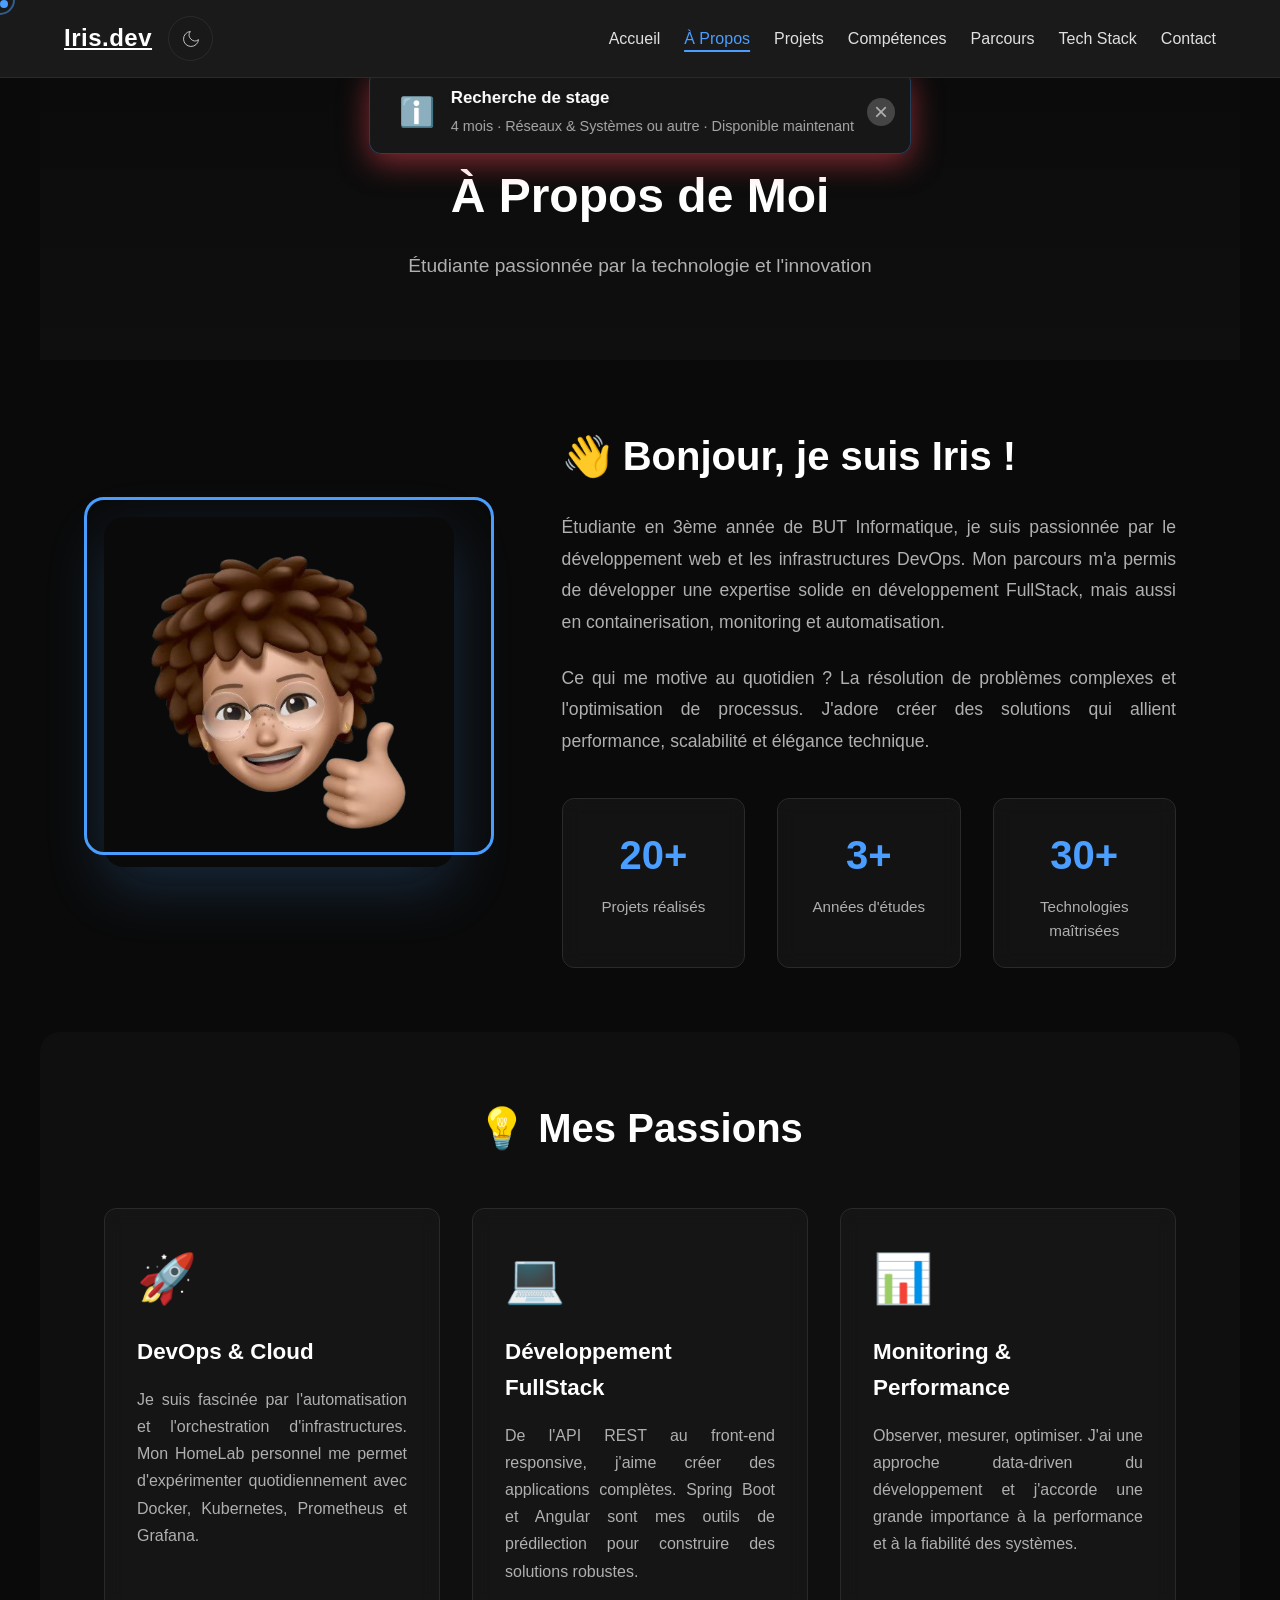
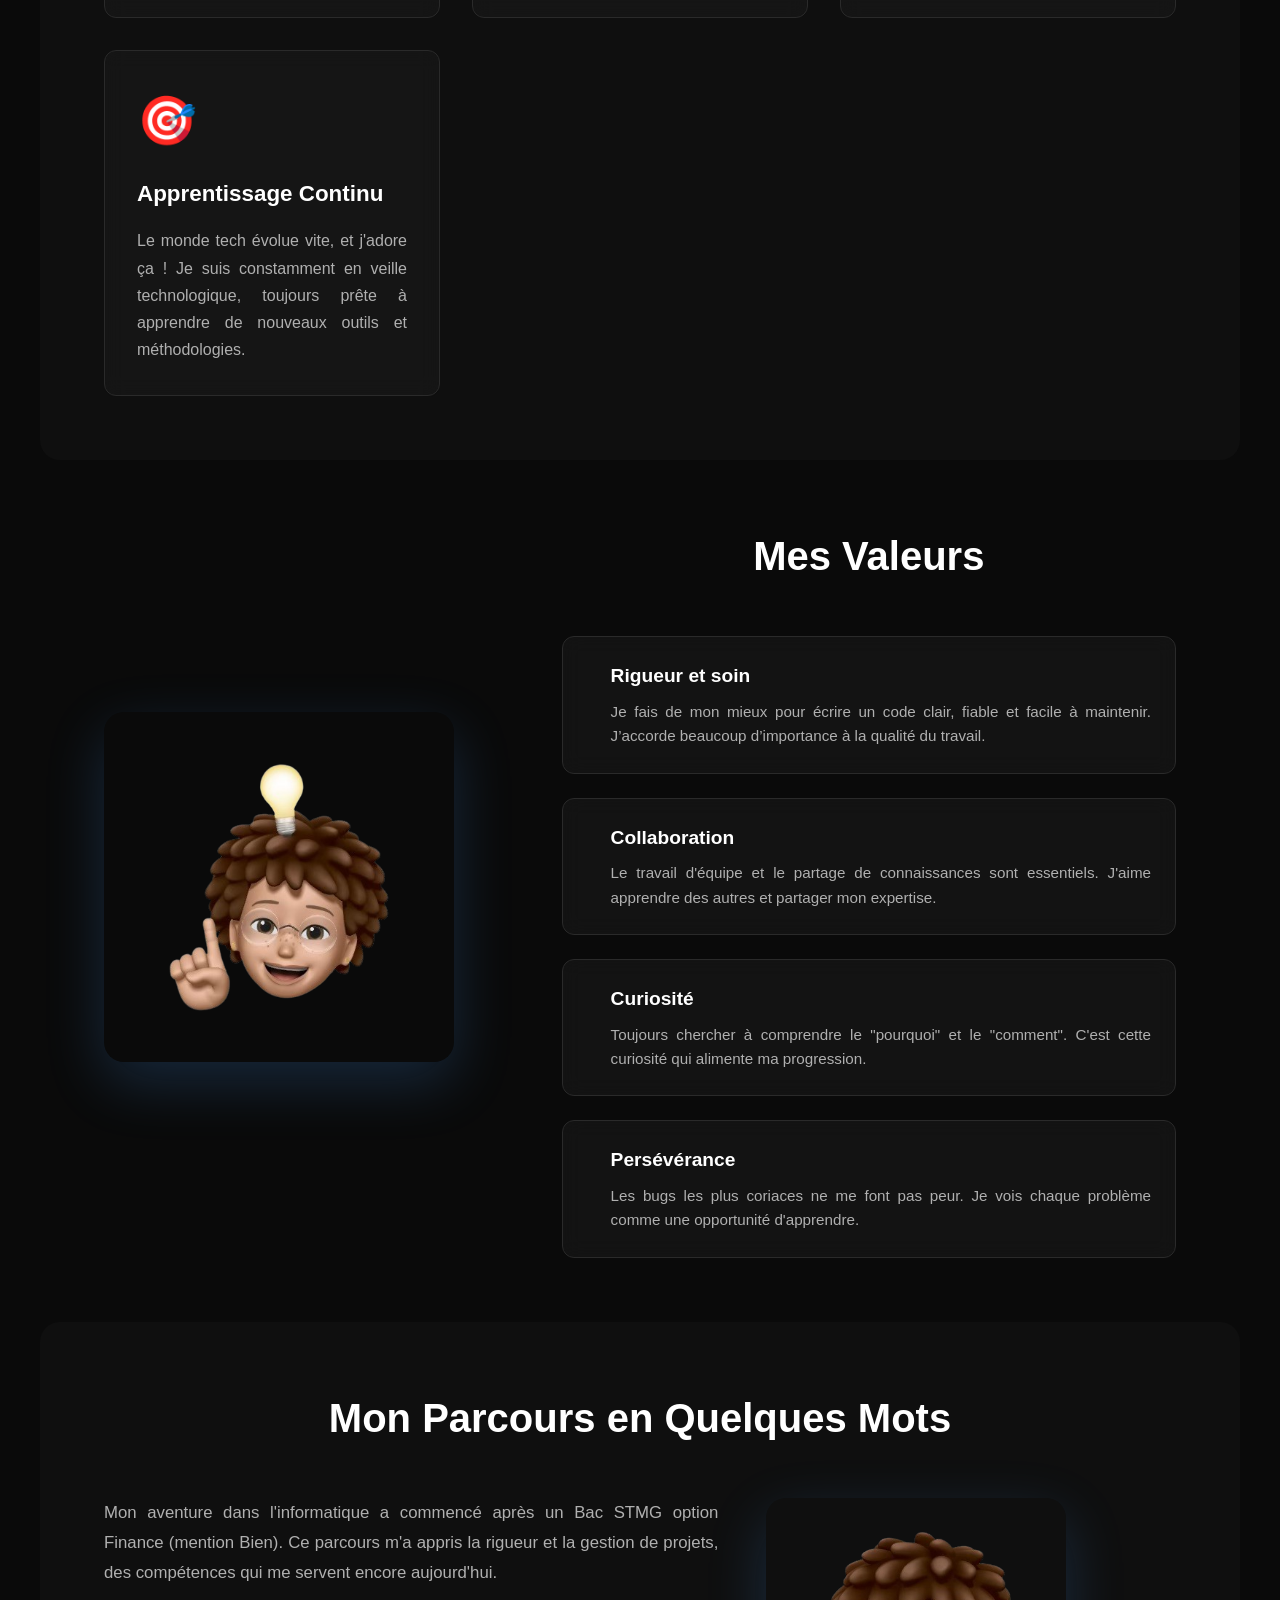
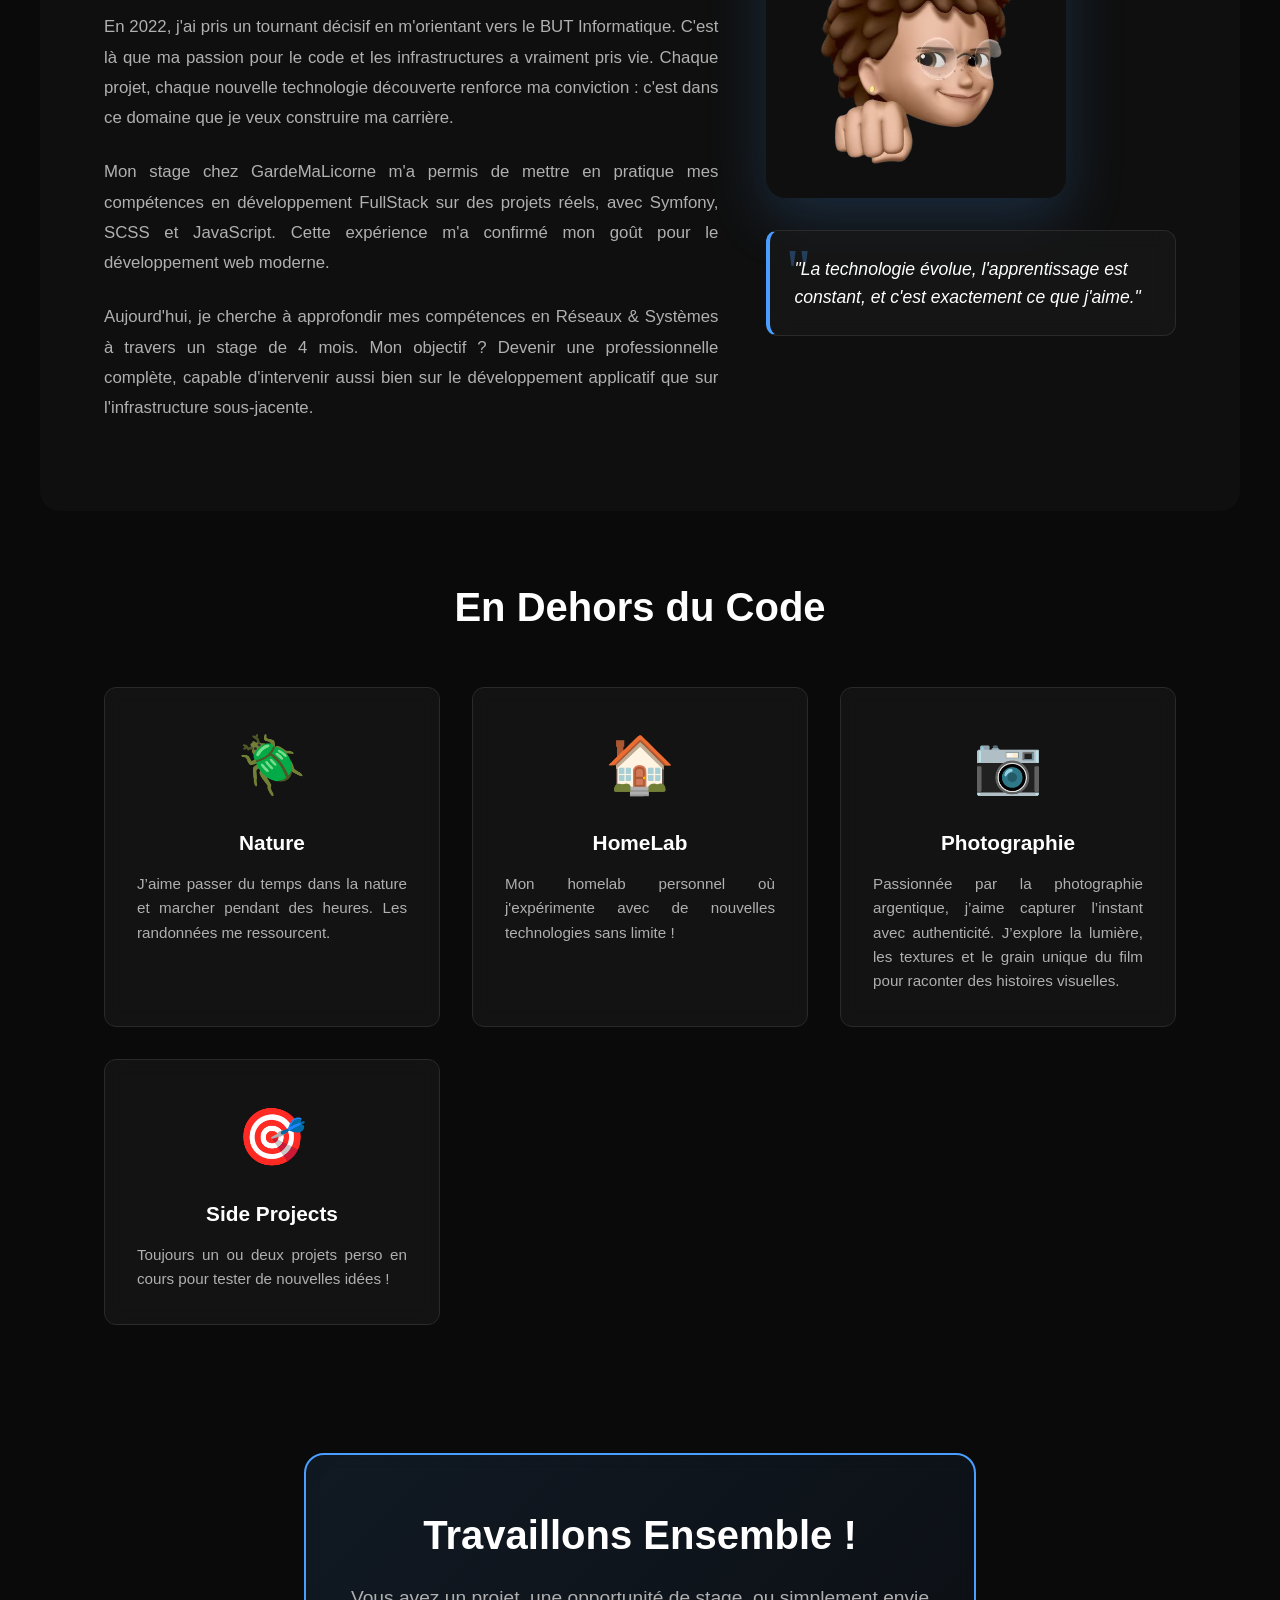
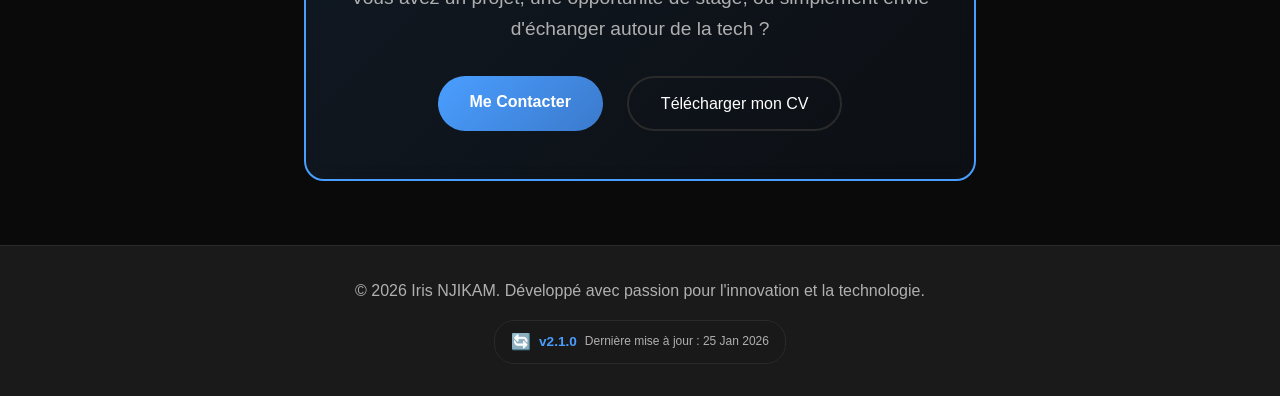
<file: about.html>
<!DOCTYPE html>
<html lang="fr">
<head>
    <meta charset="UTF-8">
    <meta name="viewport" content="width=device-width, initial-scale=1.0">
    <title>À Propos - Iris</title>
    <link rel="stylesheet" href="style.css">
    <link rel="stylesheet" href="style-enhanced.css">
    <link rel="stylesheet" href="about.css">
    <link rel="icon" type="image/png" href="img/head_2.png">
</head>
<body>
    <div class="cursor-dot"></div>
    <div class="cursor-outline"></div>

    <!-- Progress Indicator -->
    <div class="scroll-progress"></div>

    <!-- Command Palette -->
    <div class="command-palette" id="commandPalette">
        <div class="command-palette-content">
            <input type="text" id="commandInput" placeholder="Tapez pour rechercher... (⌘K ou Ctrl+K)">
            <div class="command-results" id="commandResults"></div>
        </div>
    </div>

    <nav class="navbar" id="navbar">
        <div class="logo-container">
            <a href="index.html" class="logo">Iris.dev</a>
            <!-- Theme Toggle -->
            <div class="theme-toggle" id="themeToggle">
                <svg class="sun-icon" width="20" height="20" viewBox="0 0 24 24" fill="none" stroke="currentColor">
                    <circle cx="12" cy="12" r="5"></circle>
                    <line x1="12" y1="1" x2="12" y2="3"></line>
                    <line x1="12" y1="21" x2="12" y2="23"></line>
                    <line x1="4.22" y1="4.22" x2="5.64" y2="5.64"></line>
                    <line x1="18.36" y1="18.36" x2="19.78" y2="19.78"></line>
                    <line x1="1" y1="12" x2="3" y2="12"></line>
                    <line x1="21" y1="12" x2="23" y2="12"></line>
                    <line x1="4.22" y1="19.78" x2="5.64" y2="18.36"></line>
                    <line x1="18.36" y1="5.64" x2="19.78" y2="4.22"></line>
                </svg>
                <svg class="moon-icon" width="20" height="20" viewBox="0 0 24 24" fill="none" stroke="currentColor">
                    <path d="M21 12.79A9 9 0 1 1 11.21 3 7 7 0 0 0 21 12.79z"></path>
                </svg>
            </div>
        </div>

        <div class="hamburger" id="hamburger">
            <span></span>
            <span></span>
            <span></span>
        </div>
        <ul class="nav-links" id="navLinks">
            <li><a href="index.html">Accueil</a></li>
            <li><a href="about.html" class="active">À Propos</a></li>
            <li><a href="projects.html">Projets</a></li>
            <li><a href="skills.html">Compétences</a></li>
            <li><a href="timeline.html">Parcours</a></li>
            <li><a href="techstack.html">Tech Stack</a></li>
            <li><a href="contact.html">Contact</a></li>
        </ul>
    </nav>

    <!--ALERTING-->
    <div class="stage-alert" id="stageAlert">
        <div class="stage-alert-content">
            <span class="alert-icon">ℹ️</span>
            <div class="alert-text">
                <strong>Recherche de stage</strong>
                <p>4 mois · Réseaux & Systèmes ou autre · Disponible maintenant</p>
            </div>
        </div>
        <button class="alert-close" id="closeAlert">&times;</button>
    </div>
    <!--FIN ALERTING-->

    <section class="page-header">
        <h1>À Propos de Moi</h1>
        <p>Étudiante passionnée par la technologie et l'innovation</p>
    </section>

    <!-- Introduction Section -->
    <section class="about-intro-section">
        <div class="about-intro-container">
            <div class="about-intro-image">
                <img src="img/head_3.png" alt="Iris NJIKAM" class="about-profile-img">
                <div class="about-image-decoration"></div>
            </div>
            <div class="about-intro-text">
                <h2>👋 Bonjour, je suis Iris !</h2>
                <p>Étudiante en 3ème année de BUT Informatique, je suis passionnée par le développement web et les infrastructures DevOps. Mon parcours m'a permis de développer une expertise solide en développement FullStack, mais aussi en containerisation, monitoring et automatisation.</p>
                <p>Ce qui me motive au quotidien ? La résolution de problèmes complexes et l'optimisation de processus. J'adore créer des solutions qui allient performance, scalabilité et élégance technique.</p>
                <div class="about-stats">
                    <div class="stat-item">
                        <span class="stat-number">20+</span>
                        <span class="stat-label">Projets réalisés</span>
                    </div>
                    <div class="stat-item">
                        <span class="stat-number">3+</span>
                        <span class="stat-label">Années d'études</span>
                    </div>
                    <div class="stat-item">
                        <span class="stat-number">30+</span>
                        <span class="stat-label">Technologies maîtrisées</span>
                    </div>
                </div>
            </div>
        </div>
    </section>

    <!-- Passion Section -->
    <section class="about-passion-section">
        <h2 class="section-title">💡 Mes Passions</h2>
        <div class="passion-grid">
            <div class="passion-card">
                <div class="passion-icon">🚀</div>
                <h3>DevOps & Cloud</h3>
                <p>Je suis fascinée par l'automatisation et l'orchestration d'infrastructures. Mon HomeLab personnel me permet d'expérimenter quotidiennement avec Docker, Kubernetes, Prometheus et Grafana.</p>
            </div>
            <div class="passion-card">
                <div class="passion-icon">💻</div>
                <h3>Développement FullStack</h3>
                <p>De l'API REST au front-end responsive, j'aime créer des applications complètes. Spring Boot et Angular sont mes outils de prédilection pour construire des solutions robustes.</p>
            </div>
            <div class="passion-card">
                <div class="passion-icon">📊</div>
                <h3>Monitoring & Performance</h3>
                <p>Observer, mesurer, optimiser. J'ai une approche data-driven du développement et j'accorde une grande importance à la performance et à la fiabilité des systèmes.</p>
            </div>
            <div class="passion-card">
                <div class="passion-icon">🎯</div>
                <h3>Apprentissage Continu</h3>
                <p>Le monde tech évolue vite, et j'adore ça ! Je suis constamment en veille technologique, toujours prête à apprendre de nouveaux outils et méthodologies.</p>
            </div>
        </div>
    </section>

    <!-- Values Section -->
    <section class="about-values-section">
        <div class="values-container">
            <div class="values-image">
                <img src="img/head_5.png" alt="Iris NJIKAM - Valeurs" class="values-profile-img">
            </div>
            <div class="values-content">
                <h2 class="section-title">Mes Valeurs</h2>
                <div class="values-list">
                    <div class="value-item">
                        <div class="value-icon"></div>
                        <div class="value-text">
                            <h3>Rigueur et soin</h3>
                            <p>Je fais de mon mieux pour écrire un code clair, fiable et facile à maintenir. J’accorde beaucoup d’importance à la qualité du travail.</p>
                        </div>
                    </div>
                    <div class="value-item">
                        <div class="value-icon"></div>
                        <div class="value-text">
                            <h3>Collaboration</h3>
                            <p>Le travail d'équipe et le partage de connaissances sont essentiels. J'aime apprendre des autres et partager mon expertise.</p>
                        </div>
                    </div>
                    <div class="value-item">
                        <div class="value-icon"></div>
                        <div class="value-text">
                            <h3>Curiosité</h3>
                            <p>Toujours chercher à comprendre le "pourquoi" et le "comment". C'est cette curiosité qui alimente ma progression.</p>
                        </div>
                    </div>
                    <div class="value-item">
                        <div class="value-icon"></div>
                        <div class="value-text">
                            <h3>Persévérance</h3>
                            <p>Les bugs les plus coriaces ne me font pas peur. Je vois chaque problème comme une opportunité d'apprendre.</p>
                        </div>
                    </div>
                </div>
            </div>
        </div>
    </section>

    <!-- Journey Section -->
    <section class="about-journey-section">
        <h2 class="section-title">Mon Parcours en Quelques Mots</h2>
        <div class="journey-content">
            <div class="journey-text">
                <p>Mon aventure dans l'informatique a commencé après un Bac STMG option Finance (mention Bien). Ce parcours m'a appris la rigueur et la gestion de projets, des compétences qui me servent encore aujourd'hui.</p>
                <p>En 2022, j'ai pris un tournant décisif en m'orientant vers le BUT Informatique. C'est là que ma passion pour le code et les infrastructures a vraiment pris vie. Chaque projet, chaque nouvelle technologie découverte renforce ma conviction : c'est dans ce domaine que je veux construire ma carrière.</p>
                <p>Mon stage chez GardeMaLicorne m'a permis de mettre en pratique mes compétences en développement FullStack sur des projets réels, avec Symfony, SCSS et JavaScript. Cette expérience m'a confirmé mon goût pour le développement web moderne.</p>
                <p>Aujourd'hui, je cherche à approfondir mes compétences en Réseaux & Systèmes à travers un stage de 4 mois. Mon objectif ? Devenir une professionnelle complète, capable d'intervenir aussi bien sur le développement applicatif que sur l'infrastructure sous-jacente.</p>
            </div>
            <div class="journey-image">
                <img src="img/head_4.png" alt="Iris NJIKAM - Parcours" class="journey-profile-img">
                <div class="journey-quote">
                    <p>"La technologie évolue, l'apprentissage est constant, et c'est exactement ce que j'aime."</p>
                </div>
            </div>
        </div>
    </section>

    <!-- Hobbies Section -->
    <section class="about-hobbies-section">
        <h2 class="section-title">En Dehors du Code</h2>
        <div class="hobbies-grid">
            <div class="hobby-card">
                <div class="hobby-emoji">🪲</div>
                <h3>Nature</h3>
                <p>J’aime passer du temps dans la nature et marcher pendant des heures. Les randonnées me ressourcent.</p>
            </div>
            <div class="hobby-card">
                <div class="hobby-emoji">🏠</div>
                <h3>HomeLab</h3>
                <p>Mon homelab personnel où j'expérimente avec de nouvelles technologies sans limite !</p>
            </div>
            <div class="hobby-card">
                <div class="hobby-emoji">📷</div>
                <h3>Photographie</h3>
                <p>Passionnée par la photographie argentique, j’aime capturer l’instant avec authenticité. J’explore la lumière, les textures et le grain unique du film pour raconter des histoires visuelles.</p>
            </div>
            <div class="hobby-card">
                <div class="hobby-emoji">🎯</div>
                <h3>Side Projects</h3>
                <p>Toujours un ou deux projets perso en cours pour tester de nouvelles idées !</p>
            </div>
        </div>
    </section>

    <!-- CTA Section -->
    <section class="about-cta-section">
        <div class="about-cta-content">
            <h2>Travaillons Ensemble !</h2>
            <p>Vous avez un projet, une opportunité de stage, ou simplement envie d'échanger autour de la tech ?</p>
            <div class="cta-buttons">
                <a href="contact.html" class="btn btn-primary"><span>Me Contacter</span></a>
                <a href="doc/Iris-CvStage.pdf" download class="btn btn-secondary"><span>Télécharger mon CV</span></a>
            </div>
        </div>
    </section>

    <footer>
        <div class="footer-content">
            <p>&copy; 2026 Iris NJIKAM. Développé avec passion pour l'innovation et la technologie.</p>
            <div class="version-badge" id="versionBadge">
                <span class="version-icon">🔄</span>
                <span class="version-text">v2.1.0</span>
                <span class="version-date">Dernière mise à jour : 25 Jan 2026</span>
            </div>
        </div>
    </footer>

    <script src="script.js"></script>
</body>
</html>
</file>
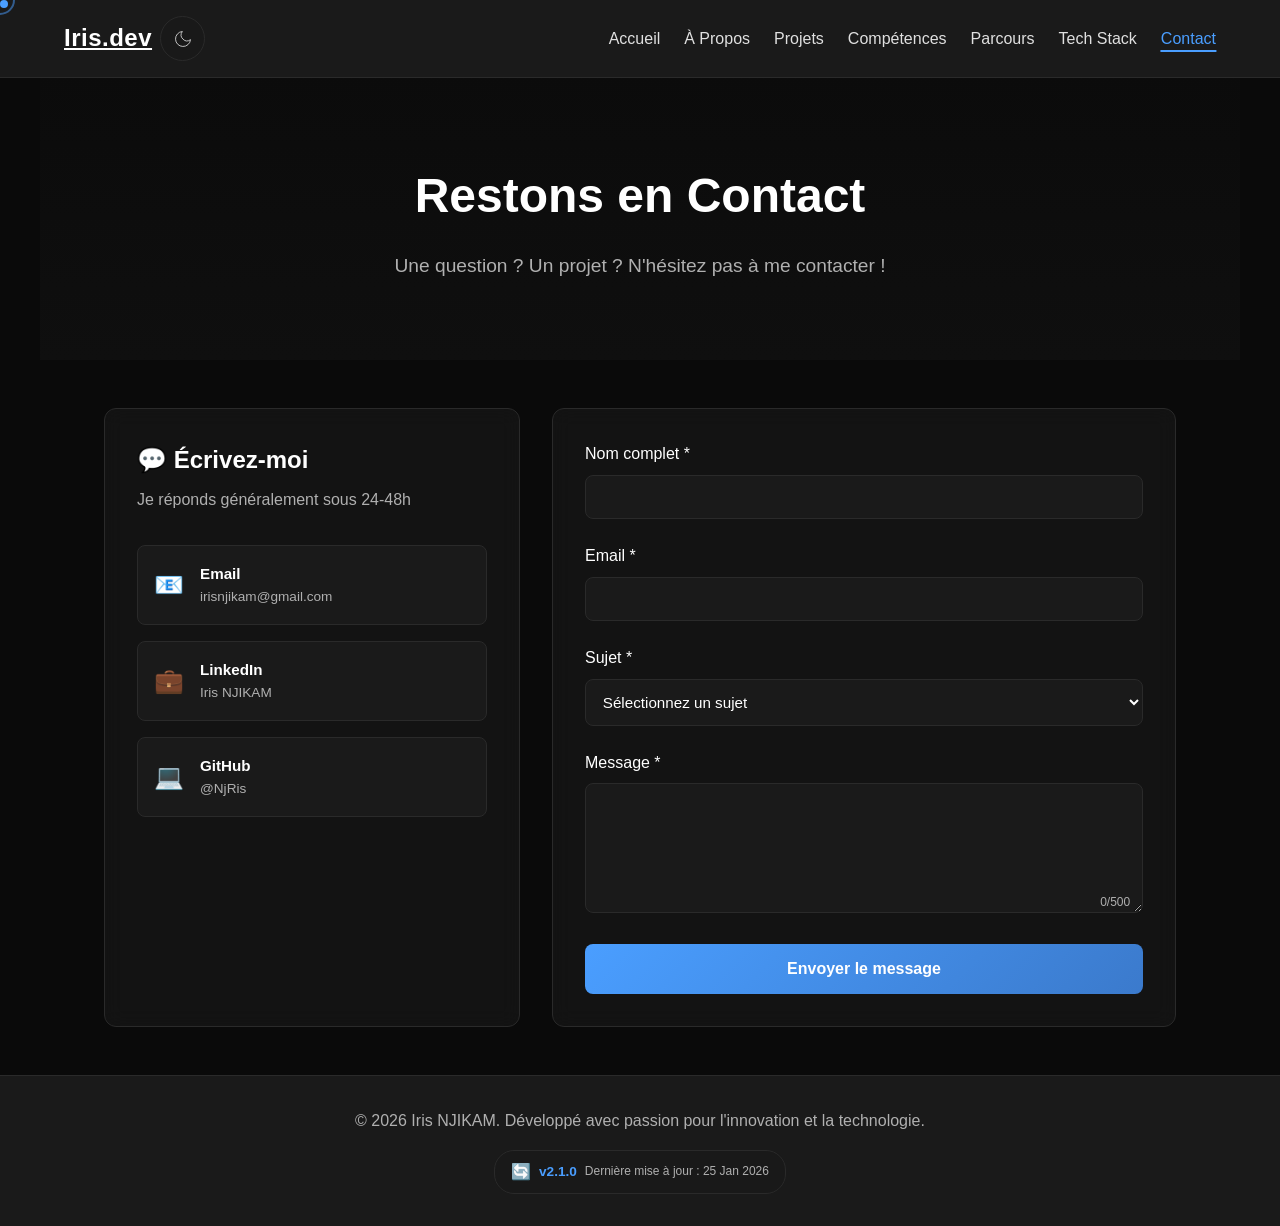
<file: contact.html>
<!DOCTYPE html>
<html lang="fr">
<head>
    <meta charset="UTF-8">
    <meta name="viewport" content="width=device-width, initial-scale=1.0">
    <title>Contact - Iris</title>
    <link rel="stylesheet" href="style.css">
    <link rel="stylesheet" href="style-enhanced.css">
    <link rel="icon" type="image/png" href="img/head_2.png">
</head>
<body>
    <div class="cursor-dot"></div>
    <div class="cursor-outline"></div>

    <!-- Progress Indicator -->
    <div class="scroll-progress"></div>

    <!-- Command Palette -->
    <div class="command-palette" id="commandPalette">
        <div class="command-palette-content">
            <input type="text" id="commandInput" placeholder="Tapez pour rechercher... (⌘K ou Ctrl+K)">
            <div class="command-results" id="commandResults"></div>
        </div>
    </div>

    <nav class="navbar" id="navbar">
    <div class="logo-container">
        <a href="index.html" class="logo">Iris.dev</a>
        <!-- Theme Toggle -->
        <div class="theme-toggle" id="themeToggle">
            <svg class="sun-icon" width="20" height="20" viewBox="0 0 24 24" fill="none" stroke="currentColor">
                <circle cx="12" cy="12" r="5"></circle>
                <line x1="12" y1="1" x2="12" y2="3"></line>
                <line x1="12" y1="21" x2="12" y2="23"></line>
                <line x1="4.22" y1="4.22" x2="5.64" y2="5.64"></line>
                <line x1="18.36" y1="18.36" x2="19.78" y2="19.78"></line>
                <line x1="1" y1="12" x2="3" y2="12"></line>
                <line x1="21" y1="12" x2="23" y2="12"></line>
                <line x1="4.22" y1="19.78" x2="5.64" y2="18.36"></line>
                <line x1="18.36" y1="5.64" x2="19.78" y2="4.22"></line>
            </svg>
            <svg class="moon-icon" width="20" height="20" viewBox="0 0 24 24" fill="none" stroke="currentColor">
                <path d="M21 12.79A9 9 0 1 1 11.21 3 7 7 0 0 0 21 12.79z"></path>
            </svg>
        </div>
    </div>

    <div class="hamburger" id="hamburger">
        <span></span>
        <span></span>
        <span></span>
    </div>
    <ul class="nav-links" id="navLinks">
        <li><a href="index.html">Accueil</a></li>
        <li><a href="about.html">À Propos</a></li>
        <li><a href="projects.html">Projets</a></li>
        <li><a href="skills.html">Compétences</a></li>
        <li><a href="timeline.html">Parcours</a></li>
        <li><a href="techstack.html">Tech Stack</a></li>
        <li><a href="contact.html" class="active">Contact</a></li>
    </ul>
</nav>

    <section class="page-header">
        <h1>Restons en Contact</h1>
        <p>Une question ? Un projet ? N'hésitez pas à me contacter !</p>
    </section>

    <section class="contact-form-section">
        <div class="contact-grid">
            <div class="contact-info-card">
                <h2>💬 Écrivez-moi</h2>
                <p>Je réponds généralement sous 24-48h</p>
                
                <div class="contact-methods">
                    <a href="mailto:irisnjikam@gmail.com" class="contact-method">
                        <span class="method-icon">📧</span>
                        <div>
                            <strong>Email</strong>
                            <p>irisnjikam@gmail.com</p>
                        </div>
                    </a>
                    
                    <a href="https://linkedin.com/in/iris-njikam-a417a4223/" class="contact-method" target="_blank">
                        <span class="method-icon">💼</span>
                        <div>
                            <strong>LinkedIn</strong>
                            <p>Iris NJIKAM</p>
                        </div>
                    </a>
                    
                    <a href="https://github.com/NjRis" class="contact-method" target="_blank">
                        <span class="method-icon">💻</span>
                        <div>
                            <strong>GitHub</strong>
                            <p>@NjRis</p>
                        </div>
                    </a>
                </div>
            </div>

            <div class="contact-form-card">
                <form id="contactForm" class="contact-form" action="https://formsubmit.co/irisnjikam@gmail.com" method="POST">
                    <input type="hidden" name="_captcha" value="false">
                    <input type="hidden" name="_template" value="table">
                    <input type="hidden" name="_subject" value="📩 Nouveau message depuis ton portfolio">

                    <div class="form-group">
                        <label for="name">Nom complet *</label>
                        <input type="text" id="name" name="name" required>
                        <span class="error-message" id="nameError"></span>
                    </div>

                    <div class="form-group">
                        <label for="email">Email *</label>
                        <input type="email" id="email" name="email" required>
                        <span class="error-message" id="emailError"></span>
                    </div>

                    <div class="form-group">
                        <label for="subject">Sujet *</label>
                        <select id="subject" name="subject" required>
                            <option value="">Sélectionnez un sujet</option>
                            <option value="stage">Opportunité de stage</option>
                            <option value="projet">Collaboration sur un projet</option>
                            <option value="question">Question technique</option>
                            <option value="autre">Autre</option>
                        </select>
                        <span class="error-message" id="subjectError"></span>
                    </div>

                    <div class="form-group">
                        <label for="message">Message *</label>
                        <textarea id="message" name="message" rows="6" required></textarea>
                        <span class="error-message" id="messageError"></span>
                        <span class="char-count"><span id="charCount">0</span>/500</span>
                    </div>

                    <button type="submit" class="btn-submit">
                        <span class="btn-text">Envoyer le message</span>
                        <span class="btn-loader"></span>
                    </button>
                </form>

                <!-- Success Message -->
                <div class="success-message" id="successMessage">
                    <div class="success-icon">✓</div>
                    <h3>Message envoyé !</h3>
                    <p>Merci pour votre message. Je vous répondrai dans les plus brefs délais.</p>
                </div>
            </div>
        </div>
    </section>

    <footer>
        <div class="footer-content">
            <p>&copy; 2026 Iris NJIKAM. Développé avec passion pour l'innovation et la technologie.</p>
            <div class="version-badge" id="versionBadge">
                <span class="version-icon">🔄</span>
                <span class="version-text">v2.1.0</span>
                <span class="version-date">Dernière mise à jour : 25 Jan 2026</span>
            </div>
        </div>
    </footer>

    <script src="script.js"></script>
</body>
</html>
</file>
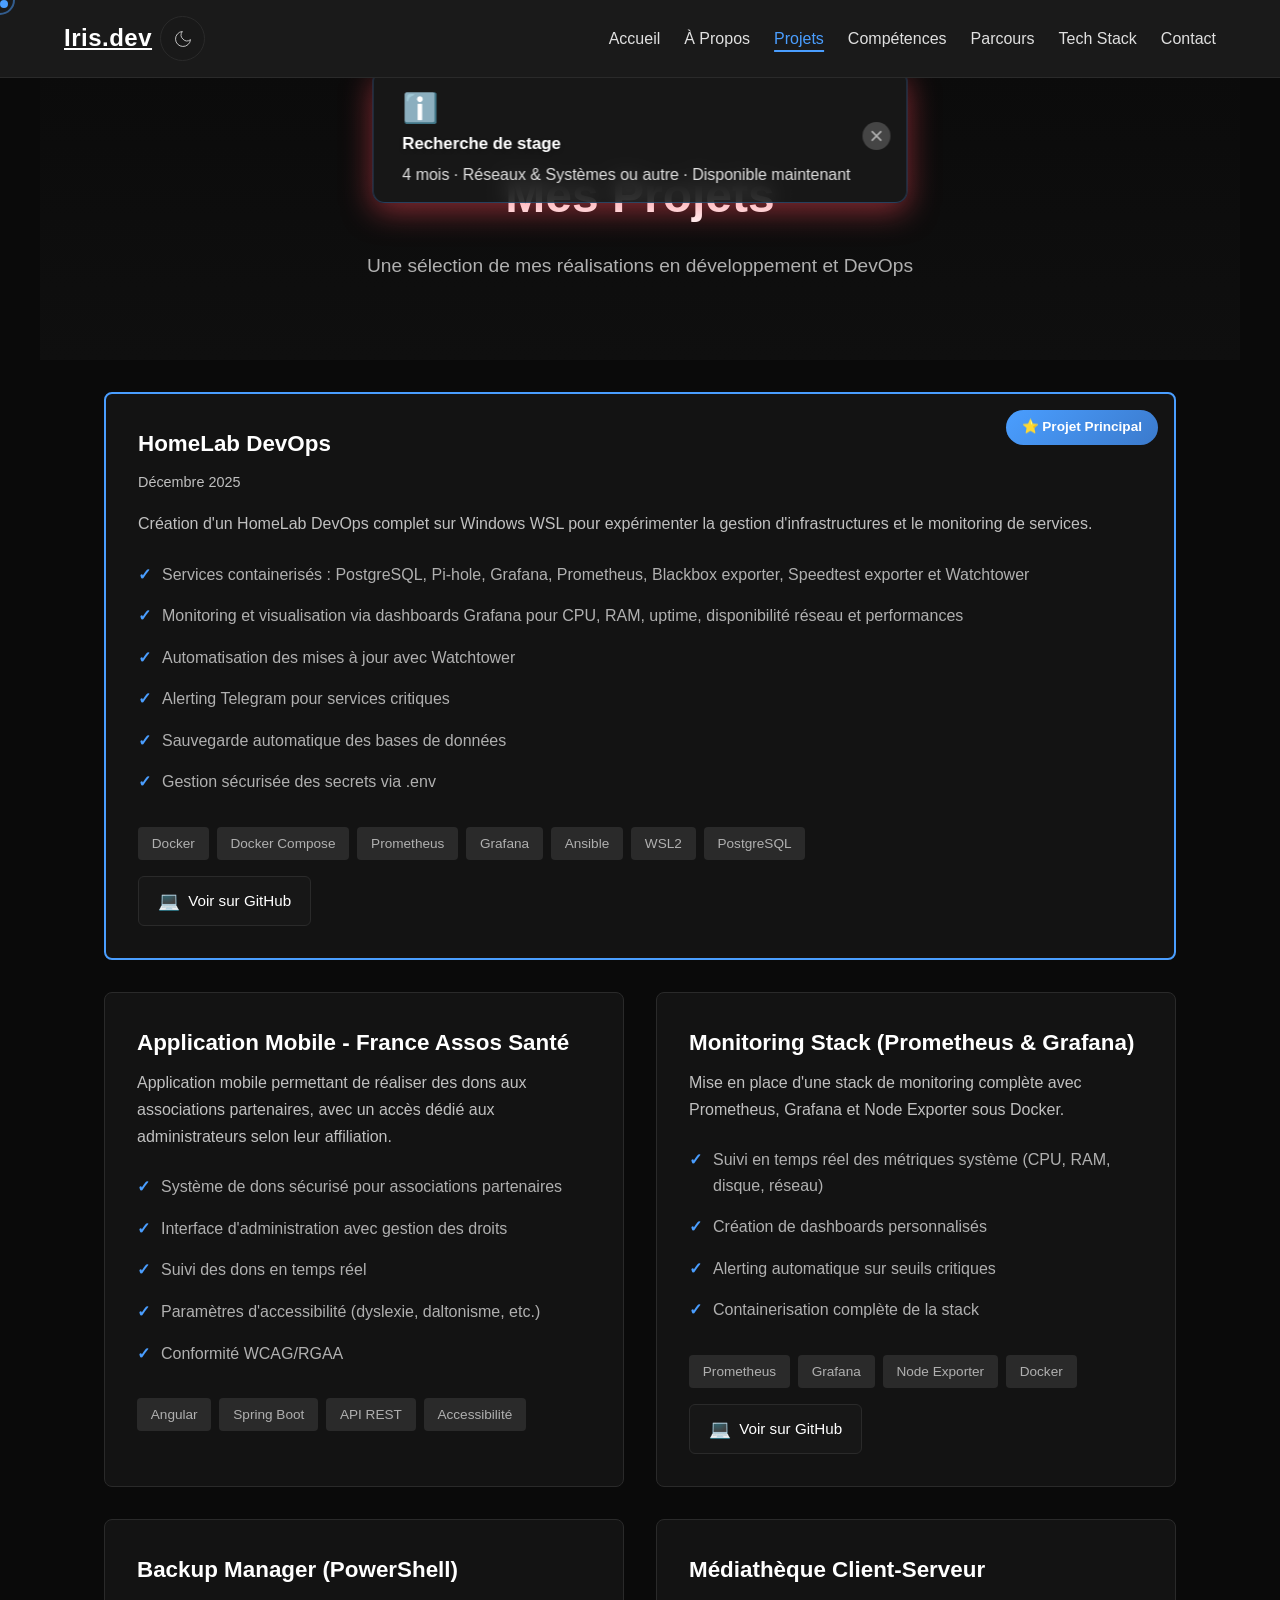
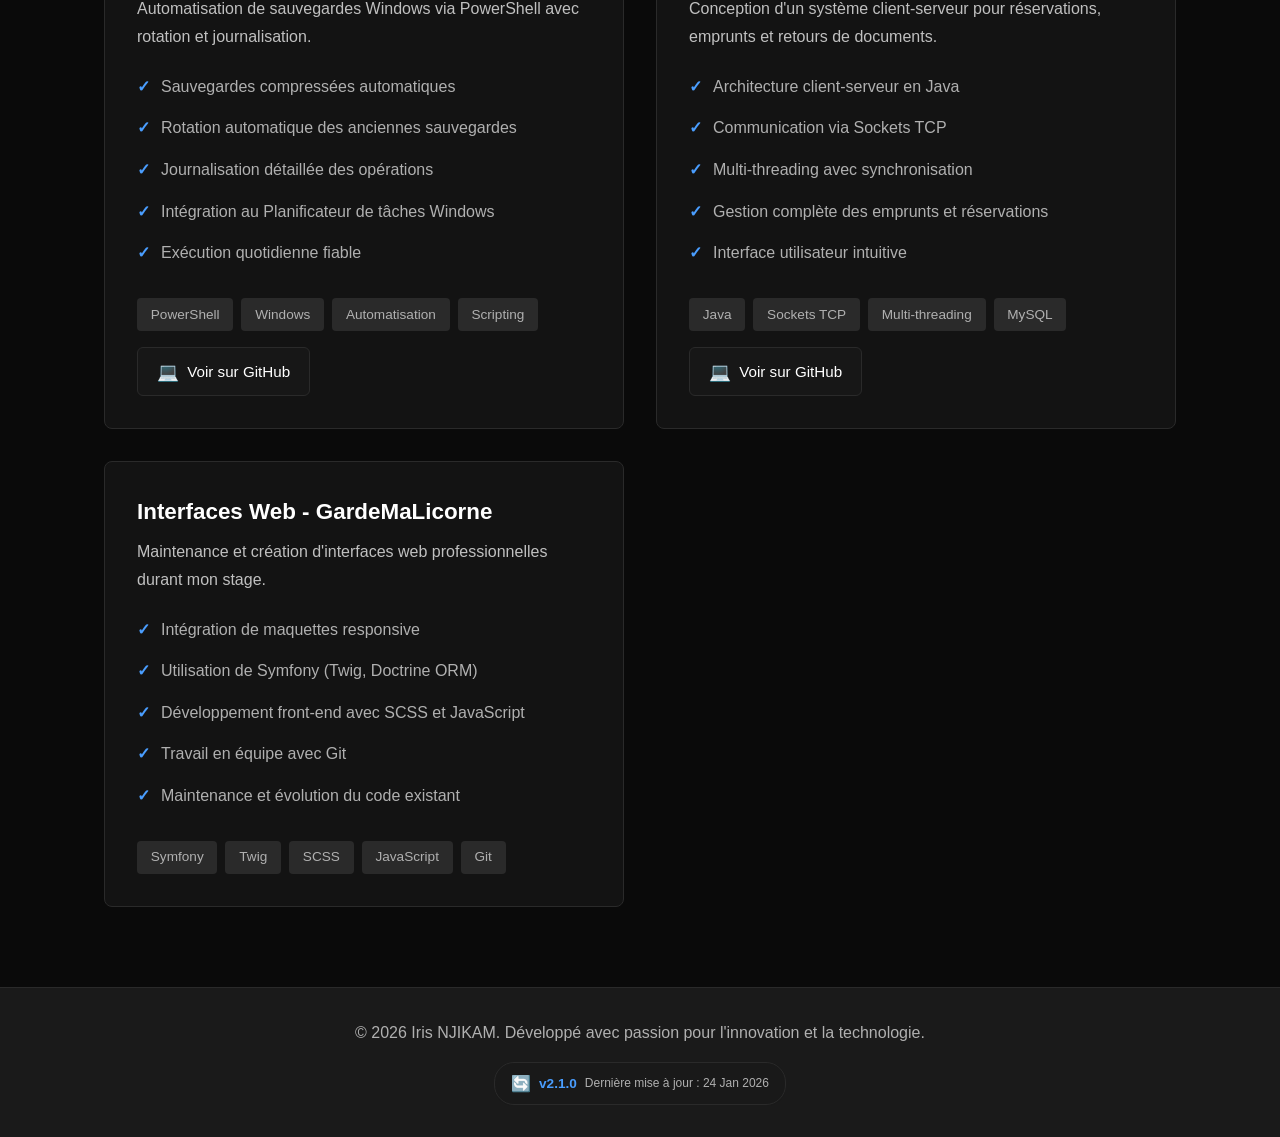
<file: projects.html>
<!DOCTYPE html>
<html lang="fr">
<head>
    <meta charset="UTF-8">
    <meta name="viewport" content="width=device-width, initial-scale=1.0">
    <title>Projets - Iris</title>
    <link rel="stylesheet" href="style.css">
    <link rel="stylesheet" href="style-enhanced.css">
    <link rel="icon" type="image/png" href="img/head_2.png">
</head>
<body>
    <div class="cursor-dot"></div>
    <div class="cursor-outline"></div>

    <nav class="navbar" id="navbar">
        <div class="logo-container">
        <a href="index.html" class="logo">Iris.dev</a>
        <!-- Theme Toggle -->
            <div class="theme-toggle" id="themeToggle">
                <svg class="sun-icon" width="20" height="20" viewBox="0 0 24 24" fill="none" stroke="currentColor">
                    <circle cx="12" cy="12" r="5"></circle>
                    <line x1="12" y1="1" x2="12" y2="3"></line>
                    <line x1="12" y1="21" x2="12" y2="23"></line>
                    <line x1="4.22" y1="4.22" x2="5.64" y2="5.64"></line>
                    <line x1="18.36" y1="18.36" x2="19.78" y2="19.78"></line>
                    <line x1="1" y1="12" x2="3" y2="12"></line>
                    <line x1="21" y1="12" x2="23" y2="12"></line>
                    <line x1="4.22" y1="19.78" x2="5.64" y2="18.36"></line>
                    <line x1="18.36" y1="5.64" x2="19.78" y2="4.22"></line>
                </svg>
                <svg class="moon-icon" width="20" height="20" viewBox="0 0 24 24" fill="none" stroke="currentColor">
                    <path d="M21 12.79A9 9 0 1 1 11.21 3 7 7 0 0 0 21 12.79z"></path>
                </svg>
            </div>
        </div>
        <div class="hamburger" id="hamburger">
            <span></span>
            <span></span>
            <span></span>
        </div>
        <ul class="nav-links" id="navLinks">
            <li><a href="index.html">Accueil</a></li>
            <li><a href="about.html">À Propos</a></li>
            <li><a href="projects.html" class="active">Projets</a></li>
            <li><a href="skills.html">Compétences</a></li>
            <li><a href="timeline.html">Parcours</a></li>
            <li><a href="techstack.html">Tech Stack</a></li>
            <li><a href="contact.html">Contact</a></li>
        </ul>
    </nav>
<!--ALERTING-->
<div class="stage-alert" id="stageAlert">
    <div class="stage-alert-content">
        <div class="alert-scrolling">
            <div class="alert-item">
                <span class="alert-icon">ℹ️</span>
                <div class="alert-text">
                    <strong>Recherche de stage</strong>
                    <span>4 mois · Réseaux & Systèmes ou autre · Disponible maintenant</span>
                </div>
            </div>
        </div>
        <button class="alert-close" id="closeAlert">&times;</button>
    </div>
</div>
<!--FIN ALERTING-->
    <section class="page-header">
        <h1>Mes Projets</h1>
        <p>Une sélection de mes réalisations en développement et DevOps</p>
    </section>

    <section class="projects-section">
        <div class="projects-grid">
            <div class="project-card featured">
                <div class="project-badge">⭐ Projet Principal</div>
                <div class="project-content">
                    <h3>HomeLab DevOps</h3>
                    <p class="project-date">Décembre 2025</p>
                    <p>Création d'un HomeLab DevOps complet sur Windows WSL pour expérimenter la gestion d'infrastructures et le monitoring de services.</p>
                    <ul class="project-features">
                        <li>Services containerisés : PostgreSQL, Pi-hole, Grafana, Prometheus, Blackbox exporter, Speedtest exporter et Watchtower</li>
                        <li>Monitoring et visualisation via dashboards Grafana pour CPU, RAM, uptime, disponibilité réseau et performances</li>
                        <li>Automatisation des mises à jour avec Watchtower</li>
                        <li>Alerting Telegram pour services critiques</li>
                        <li>Sauvegarde automatique des bases de données</li>
                        <li>Gestion sécurisée des secrets via .env</li>
                    </ul>
                    <div class="tech-tags">
                        <span class="tech-tag">Docker</span>
                        <span class="tech-tag">Docker Compose</span>
                        <span class="tech-tag">Prometheus</span>
                        <span class="tech-tag">Grafana</span>
                        <span class="tech-tag">Ansible</span>
                        <span class="tech-tag">WSL2</span>
                        <span class="tech-tag">PostgreSQL</span>
                    </div>
                    <a href="https://github.com/NjRis/HomeLab" target="_blank" class="btn-github">
                        <span>💻</span> Voir sur GitHub
                    </a>
                </div>
            </div>

            <div class="project-card">
                <div class="project-content">
                    <h3>Application Mobile - France Assos Santé</h3>
                    <p>Application mobile permettant de réaliser des dons aux associations partenaires, avec un accès dédié aux administrateurs selon leur affiliation.</p>
                    <ul class="project-features">
                        <li>Système de dons sécurisé pour associations partenaires</li>
                        <li>Interface d'administration avec gestion des droits</li>
                        <li>Suivi des dons en temps réel</li>
                        <li>Paramètres d'accessibilité (dyslexie, daltonisme, etc.)</li>
                        <li>Conformité WCAG/RGAA</li>
                    </ul>
                    <div class="tech-tags">
                        <span class="tech-tag">Angular</span>
                        <span class="tech-tag">Spring Boot</span>
                        <span class="tech-tag">API REST</span>
                        <span class="tech-tag">Accessibilité</span>
                    </div>
                </div>
            </div>

            <div class="project-card">
                <div class="project-content">
                    <h3>Monitoring Stack (Prometheus & Grafana)</h3>
                    <p>Mise en place d'une stack de monitoring complète avec Prometheus, Grafana et Node Exporter sous Docker.</p>
                    <ul class="project-features">
                        <li>Suivi en temps réel des métriques système (CPU, RAM, disque, réseau)</li>
                        <li>Création de dashboards personnalisés</li>
                        <li>Alerting automatique sur seuils critiques</li>
                        <li>Containerisation complète de la stack</li>
                    </ul>
                    <div class="tech-tags">
                        <span class="tech-tag">Prometheus</span>
                        <span class="tech-tag">Grafana</span>
                        <span class="tech-tag">Node Exporter</span>
                        <span class="tech-tag">Docker</span>
                    </div>
                    <a href="https://github.com/NjRis/monitoring-stack" target="_blank" class="btn-github">
                        <span>💻</span> Voir sur GitHub
                    </a>
                </div>
            </div>

            <div class="project-card">
                <div class="project-content">
                    <h3>Backup Manager (PowerShell)</h3>
                    <p>Automatisation de sauvegardes Windows via PowerShell avec rotation et journalisation.</p>
                    <ul class="project-features">
                        <li>Sauvegardes compressées automatiques</li>
                        <li>Rotation automatique des anciennes sauvegardes</li>
                        <li>Journalisation détaillée des opérations</li>
                        <li>Intégration au Planificateur de tâches Windows</li>
                        <li>Exécution quotidienne fiable</li>
                    </ul>
                    <div class="tech-tags">
                        <span class="tech-tag">PowerShell</span>
                        <span class="tech-tag">Windows</span>
                        <span class="tech-tag">Automatisation</span>
                        <span class="tech-tag">Scripting</span>
                    </div>
                    <a href="https://github.com/NjRis/backup-manager" target="_blank" class="btn-github">
                        <span>💻</span> Voir sur GitHub
                    </a>
                </div>
            </div>

            <div class="project-card">
                <div class="project-content">
                    <h3>Médiathèque Client-Serveur</h3>
                    <p>Conception d'un système client-serveur pour réservations, emprunts et retours de documents.</p>
                    <ul class="project-features">
                        <li>Architecture client-serveur en Java</li>
                        <li>Communication via Sockets TCP</li>
                        <li>Multi-threading avec synchronisation</li>
                        <li>Gestion complète des emprunts et réservations</li>
                        <li>Interface utilisateur intuitive</li>
                    </ul>
                    <div class="tech-tags">
                        <span class="tech-tag">Java</span>
                        <span class="tech-tag">Sockets TCP</span>
                        <span class="tech-tag">Multi-threading</span>
                        <span class="tech-tag">MySQL</span>
                    </div>
                    <a href="https://github.com/NjRis/Mediatheque_V2" target="_blank" class="btn-github">
                        <span>💻</span> Voir sur GitHub
                    </a>
                </div>
            </div>

            <div class="project-card">
                <div class="project-content">
                    <h3>Interfaces Web - GardeMaLicorne</h3>
                    <p>Maintenance et création d'interfaces web professionnelles durant mon stage.</p>
                    <ul class="project-features">
                        <li>Intégration de maquettes responsive</li>
                        <li>Utilisation de Symfony (Twig, Doctrine ORM)</li>
                        <li>Développement front-end avec SCSS et JavaScript</li>
                        <li>Travail en équipe avec Git</li>
                        <li>Maintenance et évolution du code existant</li>
                    </ul>
                    <div class="tech-tags">
                        <span class="tech-tag">Symfony</span>
                        <span class="tech-tag">Twig</span>
                        <span class="tech-tag">SCSS</span>
                        <span class="tech-tag">JavaScript</span>
                        <span class="tech-tag">Git</span>
                    </div>
                </div>
            </div>
        </div>
    </section>

    <footer>
    <div class="footer-content">
        <p>&copy; 2026 Iris NJIKAM. Développé avec passion pour l'innovation et la technologie.</p>
        <div class="version-badge" id="versionBadge">
            <span class="version-icon">🔄</span>
            <span class="version-text">v2.1.0</span>
            <span class="version-date">Dernière mise à jour : 24 Jan 2026</span>
        </div>
    </div>
</footer>

    <script src="script.js"></script>
</body>
</html>
</file>
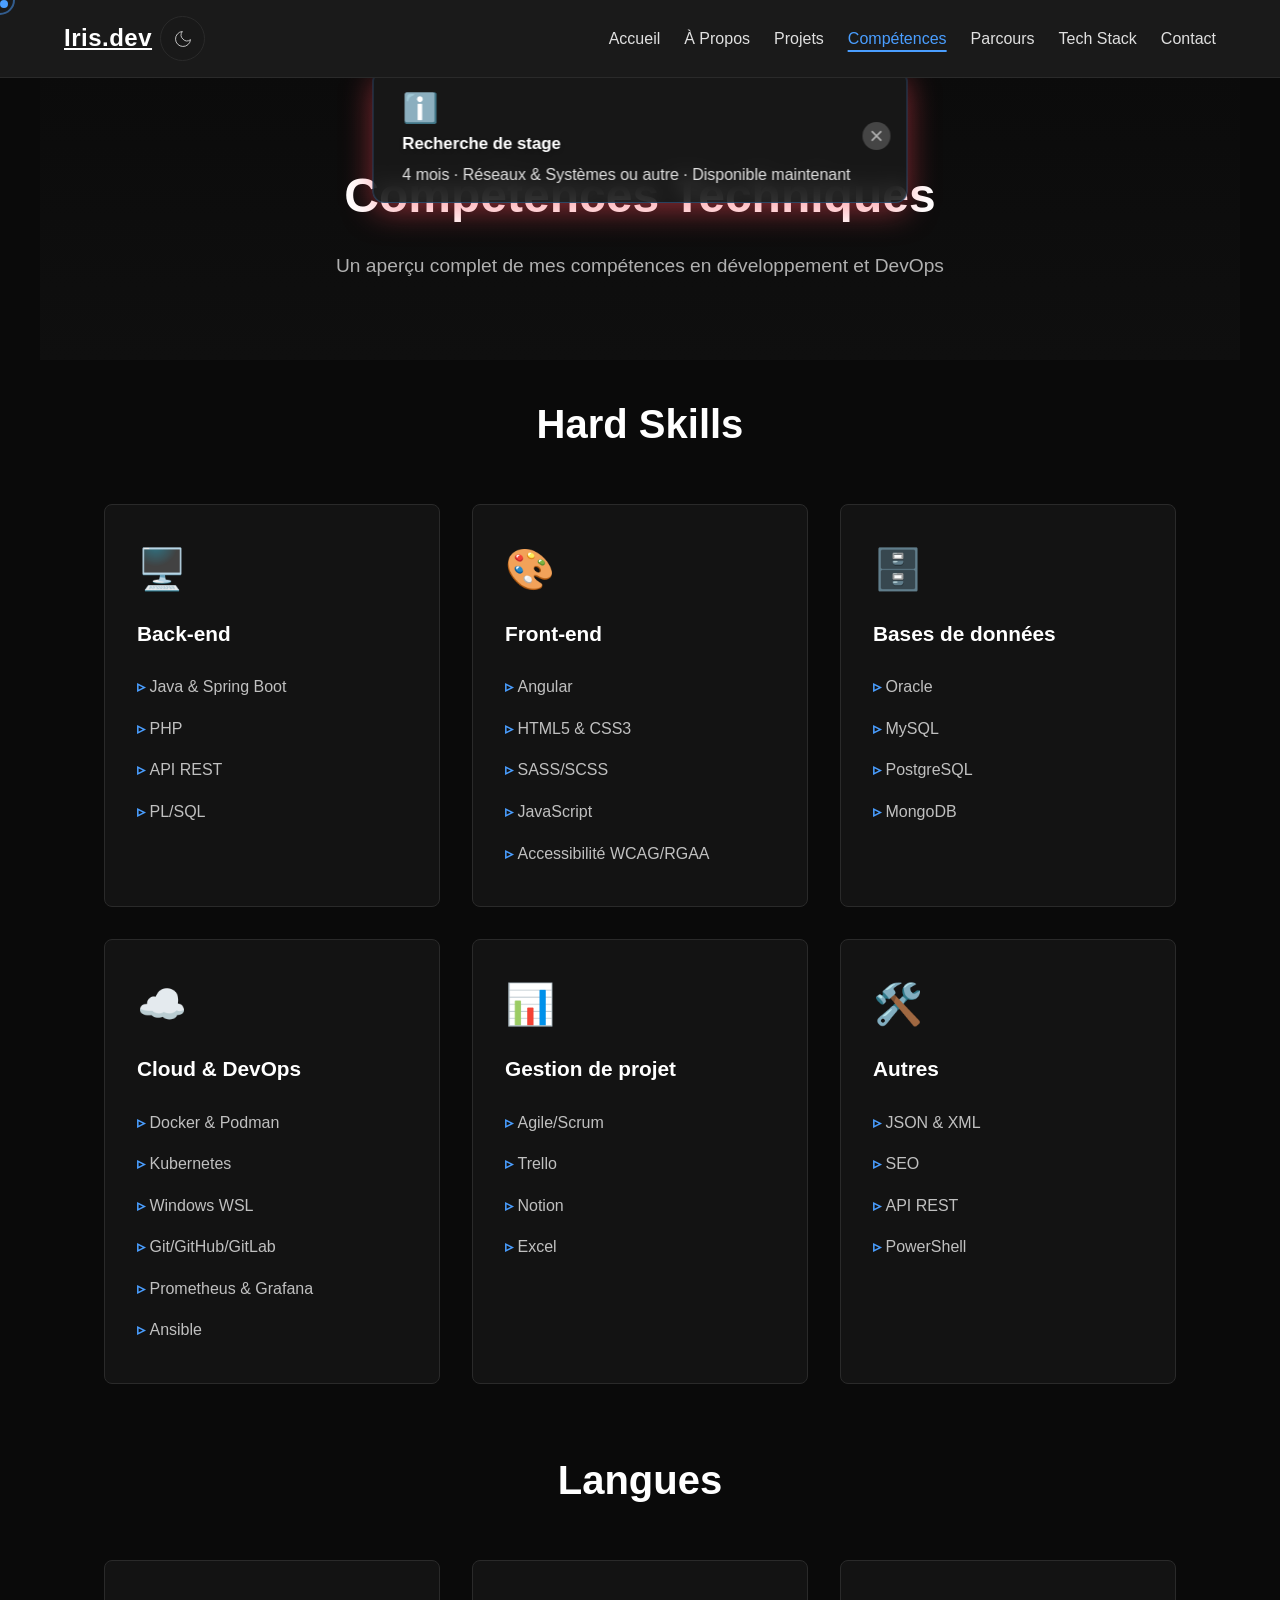
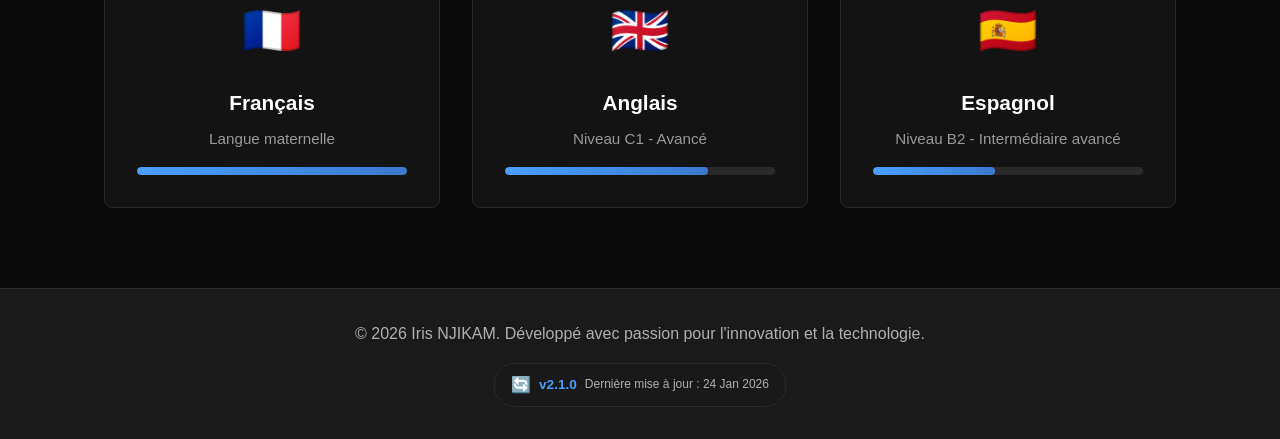
<file: skills.html>
<!DOCTYPE html>
<html lang="fr">
<head>
    <meta charset="UTF-8">
    <meta name="viewport" content="width=device-width, initial-scale=1.0">
    <title>Compétences - Iris</title>
    <link rel="stylesheet" href="style.css">
    <link rel="stylesheet" href="style-enhanced.css">
    <link rel="icon" type="image/png" href="img/head_2.png">
</head>
<body>
    <div class="cursor-dot"></div>
    <div class="cursor-outline"></div>

    <nav class="navbar" id="navbar">
        <div class="logo-container">
        <a href="index.html" class="logo">Iris.dev</a>
        <!-- Theme Toggle -->
            <div class="theme-toggle" id="themeToggle">
                <svg class="sun-icon" width="20" height="20" viewBox="0 0 24 24" fill="none" stroke="currentColor">
                    <circle cx="12" cy="12" r="5"></circle>
                    <line x1="12" y1="1" x2="12" y2="3"></line>
                    <line x1="12" y1="21" x2="12" y2="23"></line>
                    <line x1="4.22" y1="4.22" x2="5.64" y2="5.64"></line>
                    <line x1="18.36" y1="18.36" x2="19.78" y2="19.78"></line>
                    <line x1="1" y1="12" x2="3" y2="12"></line>
                    <line x1="21" y1="12" x2="23" y2="12"></line>
                    <line x1="4.22" y1="19.78" x2="5.64" y2="18.36"></line>
                    <line x1="18.36" y1="5.64" x2="19.78" y2="4.22"></line>
                </svg>
                <svg class="moon-icon" width="20" height="20" viewBox="0 0 24 24" fill="none" stroke="currentColor">
                    <path d="M21 12.79A9 9 0 1 1 11.21 3 7 7 0 0 0 21 12.79z"></path>
                </svg>
            </div>
        </div>
        <div class="hamburger" id="hamburger">
            <span></span>
            <span></span>
            <span></span>
        </div>
        <ul class="nav-links" id="navLinks">
            <li><a href="index.html">Accueil</a></li>
            <li><a href="about.html">À Propos</a></li>
            <li><a href="projects.html">Projets</a></li>
            <li><a href="skills.html" class="active">Compétences</a></li>
            <li><a href="timeline.html">Parcours</a></li>
            <li><a href="techstack.html">Tech Stack</a></li>
            <li><a href="contact.html">Contact</a></li>
        </ul>
    </nav>
<!--ALERTING-->
<div class="stage-alert" id="stageAlert">
    <div class="stage-alert-content">
        <div class="alert-scrolling">
            <div class="alert-item">
                <span class="alert-icon">ℹ️</span>
                <div class="alert-text">
                    <strong>Recherche de stage</strong>
                    <span>4 mois · Réseaux & Systèmes ou autre · Disponible maintenant</span>
                </div>
            </div>
        </div>
        <button class="alert-close" id="closeAlert">&times;</button>
    </div>
</div>
<!--FIN ALERTING-->
    <section class="page-header">
        <h1>Compétences Techniques</h1>
        <p>Un aperçu complet de mes compétences en développement et DevOps</p>
    </section>

    <section class="skills-section">
        <h2 class="section-title">Hard Skills</h2>
        <div class="skills-grid">
            <div class="skill-card">
                <div class="skill-icon">🖥️</div>
                <h3>Back-end</h3>
                <ul>
                    <li>Java & Spring Boot</li>
                    <li>PHP</li>
                    <li>API REST</li>
                    <li>PL/SQL</li>
                </ul>
            </div>

            <div class="skill-card">
                <div class="skill-icon">🎨</div>
                <h3>Front-end</h3>
                <ul>
                    <li>Angular</li>
                    <li>HTML5 & CSS3</li>
                    <li>SASS/SCSS</li>
                    <li>JavaScript</li>
                    <li>Accessibilité WCAG/RGAA</li>
                </ul>
            </div>

            <div class="skill-card">
                <div class="skill-icon">🗄️</div>
                <h3>Bases de données</h3>
                <ul>
                    <li>Oracle</li>
                    <li>MySQL</li>
                    <li>PostgreSQL</li>
                    <li>MongoDB</li>
                </ul>
            </div>

            <div class="skill-card">
                <div class="skill-icon">☁️</div>
                <h3>Cloud & DevOps</h3>
                <ul>
                    <li>Docker & Podman</li>
                    <li>Kubernetes</li>
                    <li>Windows WSL</li>
                    <li>Git/GitHub/GitLab</li>
                    <li>Prometheus & Grafana</li>
                    <li>Ansible</li>
                </ul>
            </div>

            <div class="skill-card">
                <div class="skill-icon">📊</div>
                <h3>Gestion de projet</h3>
                <ul>
                    <li>Agile/Scrum</li>
                    <li>Trello</li>
                    <li>Notion</li>
                    <li>Excel</li>
                </ul>
            </div>

            <div class="skill-card">
                <div class="skill-icon">🛠️</div>
                <h3>Autres</h3>
                <ul>
                    <li>JSON & XML</li>
                    <li>SEO</li>
                    <li>API REST</li>
                    <li>PowerShell</li>
                </ul>
            </div>
        </div>

        <h2 class="section-title">Langues</h2>
        <div class="languages-grid">
            <div class="language-card">
                <div class="language-flag">🇫🇷</div>
                <h3>Français</h3>
                <p class="language-level">Langue maternelle</p>
                <div class="progress-bar">
                    <div class="progress-fill" style="width: 100%"></div>
                </div>
            </div>

            <div class="language-card">
                <div class="language-flag">🇬🇧</div>
                <h3>Anglais</h3>
                <p class="language-level">Niveau C1 - Avancé</p>
                <div class="progress-bar">
                    <div class="progress-fill" style="width: 75%"></div>
                </div>
            </div>

            <div class="language-card">
                <div class="language-flag">🇪🇸</div>
                <h3>Espagnol</h3>
                <p class="language-level">Niveau B2 - Intermédiaire avancé</p>
                <div class="progress-bar">
                    <div class="progress-fill" style="width: 45%"></div>
                </div>
            </div>
        </div>
    </section>

    <footer>
    <div class="footer-content">
        <p>&copy; 2026 Iris NJIKAM. Développé avec passion pour l'innovation et la technologie.</p>
        <div class="version-badge" id="versionBadge">
            <span class="version-icon">🔄</span>
            <span class="version-text">v2.1.0</span>
            <span class="version-date">Dernière mise à jour : 24 Jan 2026</span>
        </div>
    </div>
</footer>

    <script src="script.js"></script>
</body>
</html>
</file>
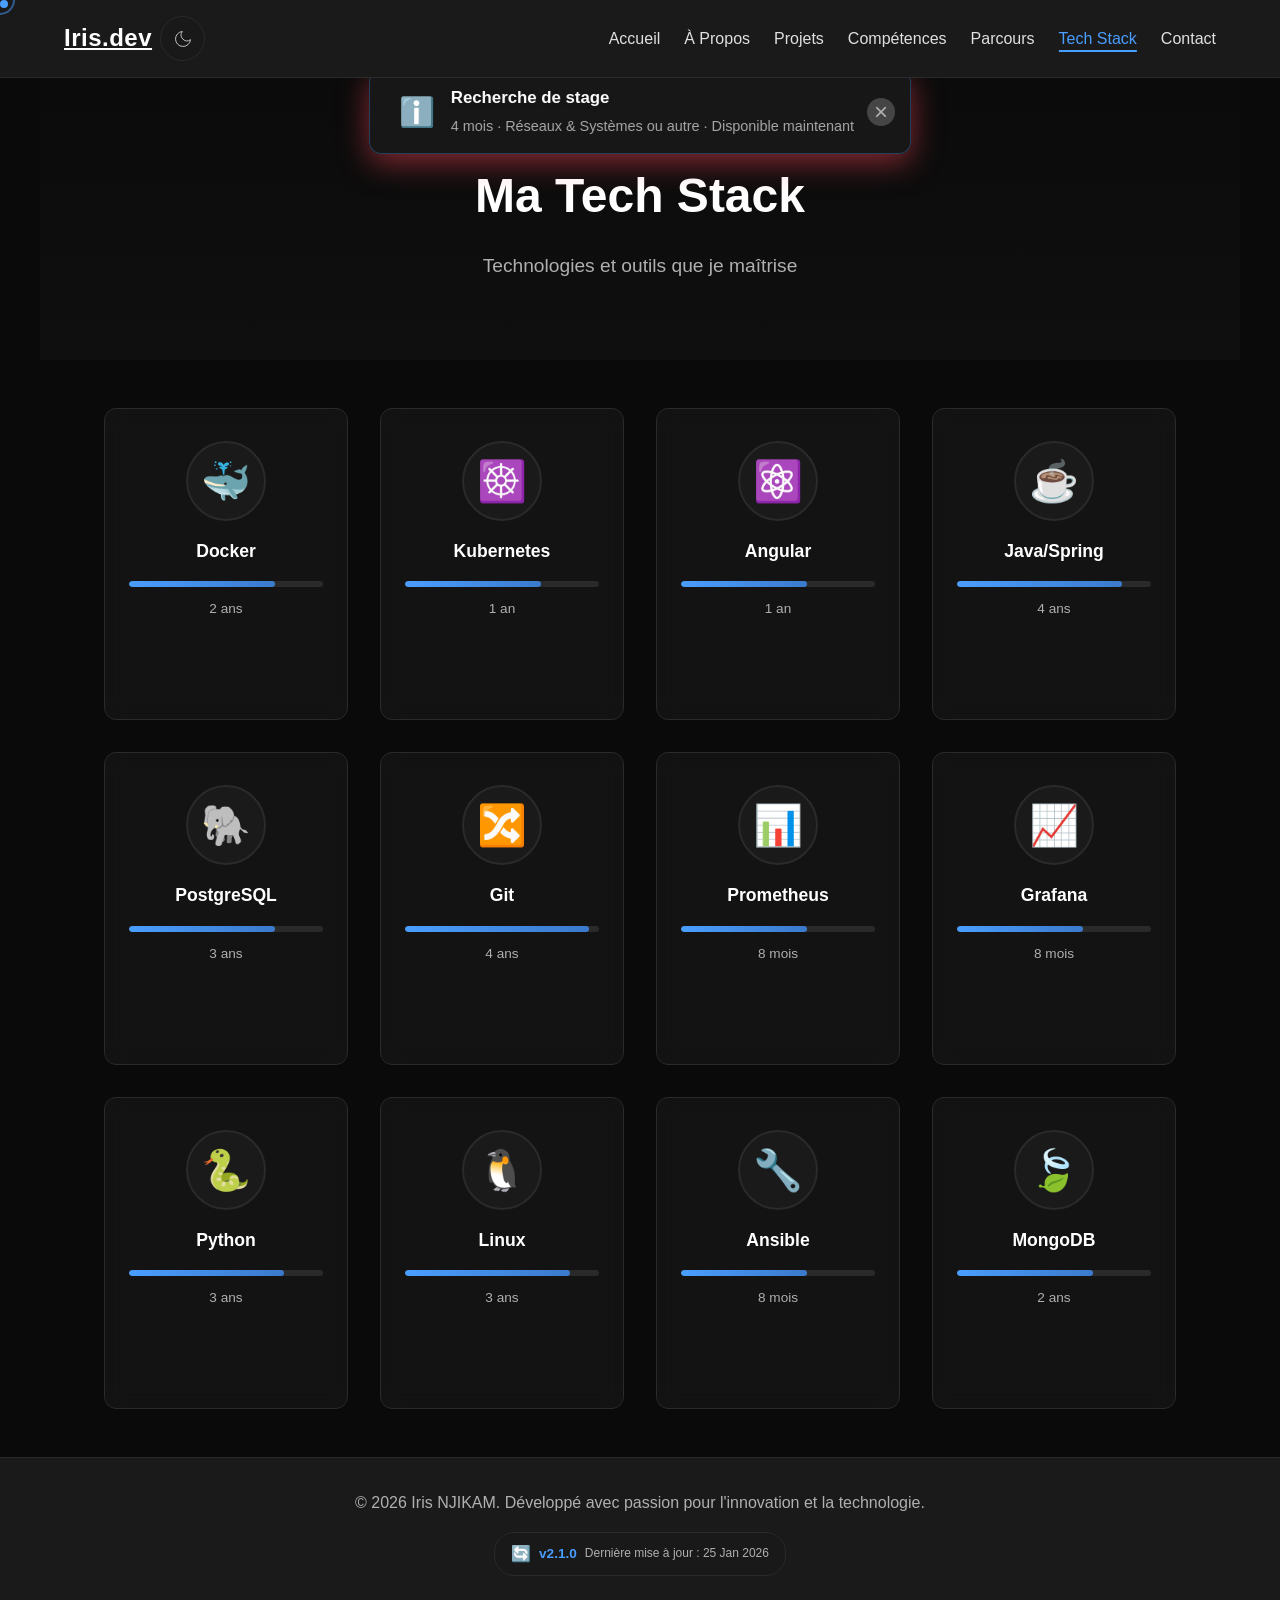
<file: techstack.html>
<!DOCTYPE html>
<html lang="fr">
<head>
    <meta charset="UTF-8">
    <meta name="viewport" content="width=device-width, initial-scale=1.0">
    <title>Tech Stack - Iris</title>
    <link rel="stylesheet" href="style.css">
    <link rel="stylesheet" href="style-enhanced.css">
    <link rel="icon" type="image/png" href="img/head_2.png">
</head>
<body>
    <div class="cursor-dot"></div>
    <div class="cursor-outline"></div>

    <!-- Progress Indicator -->
    <div class="scroll-progress"></div>

    <!-- Command Palette -->
    <div class="command-palette" id="commandPalette">
        <div class="command-palette-content">
            <input type="text" id="commandInput" placeholder="Tapez pour rechercher... (⌘K ou Ctrl+K)">
            <div class="command-results" id="commandResults"></div>
        </div>
    </div>

    <nav class="navbar" id="navbar">
        <div class="logo-container">
        <a href="index.html" class="logo">Iris.dev</a>
        
        <!-- Theme Toggle -->
        <div class="theme-toggle" id="themeToggle">
            <svg class="sun-icon" width="20" height="20" viewBox="0 0 24 24" fill="none" stroke="currentColor">
                <circle cx="12" cy="12" r="5"></circle>
                <line x1="12" y1="1" x2="12" y2="3"></line>
                <line x1="12" y1="21" x2="12" y2="23"></line>
                <line x1="4.22" y1="4.22" x2="5.64" y2="5.64"></line>
                <line x1="18.36" y1="18.36" x2="19.78" y2="19.78"></line>
                <line x1="1" y1="12" x2="3" y2="12"></line>
                <line x1="21" y1="12" x2="23" y2="12"></line>
                <line x1="4.22" y1="19.78" x2="5.64" y2="18.36"></line>
                <line x1="18.36" y1="5.64" x2="19.78" y2="4.22"></line>
            </svg>
            <svg class="moon-icon" width="20" height="20" viewBox="0 0 24 24" fill="none" stroke="currentColor">
                <path d="M21 12.79A9 9 0 1 1 11.21 3 7 7 0 0 0 21 12.79z"></path>
            </svg>
        </div>
    </div>
        <div class="hamburger" id="hamburger">
            <span></span>
            <span></span>
            <span></span>
        </div>
        <ul class="nav-links" id="navLinks">
            <li><a href="index.html">Accueil</a></li>
            <li><a href="about.html">À Propos</a></li>
            <li><a href="projects.html">Projets</a></li>
            <li><a href="skills.html">Compétences</a></li>
            <li><a href="timeline.html">Parcours</a></li>
            <li><a href="techstack.html" class="active">Tech Stack</a></li>
            <li><a href="contact.html">Contact</a></li>
        </ul>
    </nav>

    <!--ALERTING-->
    <div class="stage-alert" id="stageAlert">
        <div class="stage-alert-content">
            <span class="alert-icon">ℹ️</span>
            <div class="alert-text">
                <strong>Recherche de stage</strong>
                <p>4 mois · Réseaux & Systèmes ou autre · Disponible maintenant</p>
            </div>
        </div>
        <button class="alert-close" id="closeAlert">&times;</button>
    </div>
    <!--  FIN ALERTING-->

    <section class="page-header">
        <h1>Ma Tech Stack</h1>
        <p>Technologies et outils que je maîtrise</p>
    </section>

    <section class="techstack-section">
        <div class="techstack-grid">
            <!-- Docker -->
            <div class="tech-item" data-experience="3">
                <div class="tech-icon-wrapper">
                    <div class="tech-icon">🐳</div>
                </div>
                <h3>Docker</h3>
                <div class="tech-experience">
                    <div class="experience-bar">
                        <div class="experience-fill" style="width: 75%"></div>
                    </div>
                    <span class="experience-years">2 ans</span>
                </div>
                <div class="tech-tooltip">
                    <p>Containerisation d'applications</p>
                    <span class="tech-level">Avancé</span>
                </div>
            </div>

            <!-- Kubernetes -->
            <div class="tech-item" data-experience="2">
                <div class="tech-icon-wrapper">
                    <div class="tech-icon">☸️</div>
                </div>
                <h3>Kubernetes</h3>
                <div class="tech-experience">
                    <div class="experience-bar">
                        <div class="experience-fill" style="width: 70%"></div>
                    </div>
                    <span class="experience-years">1 an</span>
                </div>
                <div class="tech-tooltip">
                    <p>Orchestration de containers</p>
                    <span class="tech-level">Intermédiaire</span>
                </div>
            </div>

            <!-- React/Angular -->
            <div class="tech-item" data-experience="3">
                <div class="tech-icon-wrapper">
                    <div class="tech-icon">⚛️</div>
                </div>
                <h3>Angular</h3>
                <div class="tech-experience">
                    <div class="experience-bar">
                        <div class="experience-fill" style="width: 65%"></div>
                    </div>
                    <span class="experience-years">1 an</span>
                </div>
                <div class="tech-tooltip">
                    <p>Framework frontend moderne</p>
                    <span class="tech-level">Avancé</span>
                </div>
            </div>

            <!-- Java/Spring -->
            <div class="tech-item" data-experience="4">
                <div class="tech-icon-wrapper">
                    <div class="tech-icon">☕</div>
                </div>
                <h3>Java/Spring</h3>
                <div class="tech-experience">
                    <div class="experience-bar">
                        <div class="experience-fill" style="width: 85%"></div>
                    </div>
                    <span class="experience-years">4 ans</span>
                </div>
                <div class="tech-tooltip">
                    <p>Développement backend</p>
                    <span class="tech-level">Expert</span>
                </div>
            </div>

            <!-- PostgreSQL -->
            <div class="tech-item" data-experience="3">
                <div class="tech-icon-wrapper">
                    <div class="tech-icon">🐘</div>
                </div>
                <h3>PostgreSQL</h3>
                <div class="tech-experience">
                    <div class="experience-bar">
                        <div class="experience-fill" style="width: 75%"></div>
                    </div>
                    <span class="experience-years">3 ans</span>
                </div>
                <div class="tech-tooltip">
                    <p>Base de données relationnelle</p>
                    <span class="tech-level">Avancé</span>
                </div>
            </div>

            <!-- Git -->
            <div class="tech-item" data-experience="4">
                <div class="tech-icon-wrapper">
                    <div class="tech-icon">🔀</div>
                </div>
                <h3>Git</h3>
                <div class="tech-experience">
                    <div class="experience-bar">
                        <div class="experience-fill" style="width: 95%"></div>
                    </div>
                    <span class="experience-years">4 ans</span>
                </div>
                <div class="tech-tooltip">
                    <p>Gestion de versions</p>
                    <span class="tech-level">Expert</span>
                </div>
            </div>

            <!-- Prometheus -->
            <div class="tech-item" data-experience="2">
                <div class="tech-icon-wrapper">
                    <div class="tech-icon">📊</div>
                </div>
                <h3>Prometheus</h3>
                <div class="tech-experience">
                    <div class="experience-bar">
                        <div class="experience-fill" style="width: 65%"></div>
                    </div>
                    <span class="experience-years">8 mois</span>
                </div>
                <div class="tech-tooltip">
                    <p>Monitoring & métriques</p>
                    <span class="tech-level">Intermédiaire</span>
                </div>
            </div>

            <!-- Grafana -->
            <div class="tech-item" data-experience="2">
                <div class="tech-icon-wrapper">
                    <div class="tech-icon">📈</div>
                </div>
                <h3>Grafana</h3>
                <div class="tech-experience">
                    <div class="experience-bar">
                        <div class="experience-fill" style="width: 65%"></div>
                    </div>
                    <span class="experience-years">8 mois</span>
                </div>
                <div class="tech-tooltip">
                    <p>Visualisation de données</p>
                    <span class="tech-level">Avancé</span>
                </div>
            </div>

            <!-- Python -->
            <div class="tech-item" data-experience="3">
                <div class="tech-icon-wrapper">
                    <div class="tech-icon">🐍</div>
                </div>
                <h3>Python</h3>
                <div class="tech-experience">
                    <div class="experience-bar">
                        <div class="experience-fill" style="width: 80%"></div>
                    </div>
                    <span class="experience-years">3 ans</span>
                </div>
                <div class="tech-tooltip">
                    <p>Scripting & automation</p>
                    <span class="tech-level">Avancé</span>
                </div>
            </div>

            <!-- Linux -->
            <div class="tech-item" data-experience="3">
                <div class="tech-icon-wrapper">
                    <div class="tech-icon">🐧</div>
                </div>
                <h3>Linux</h3>
                <div class="tech-experience">
                    <div class="experience-bar">
                        <div class="experience-fill" style="width: 85%"></div>
                    </div>
                    <span class="experience-years">3 ans</span>
                </div>
                <div class="tech-tooltip">
                    <p>Administration système</p>
                    <span class="tech-level">Avancé</span>
                </div>
            </div>

            <!-- Ansible -->
            <div class="tech-item" data-experience="2">
                <div class="tech-icon-wrapper">
                    <div class="tech-icon">🔧</div>
                </div>
                <h3>Ansible</h3>
                <div class="tech-experience">
                    <div class="experience-bar">
                        <div class="experience-fill" style="width: 65%"></div>
                    </div>
                    <span class="experience-years">8 mois</span>
                </div>
                <div class="tech-tooltip">
                    <p>Automatisation IT</p>
                    <span class="tech-level">Intermédiaire</span>
                </div>
            </div>

            <!-- MongoDB -->
            <div class="tech-item" data-experience="2">
                <div class="tech-icon-wrapper">
                    <div class="tech-icon">🍃</div>
                </div>
                <h3>MongoDB</h3>
                <div class="tech-experience">
                    <div class="experience-bar">
                        <div class="experience-fill" style="width: 70%"></div>
                    </div>
                    <span class="experience-years">2 ans</span>
                </div>
                <div class="tech-tooltip">
                    <p>Base de données NoSQL</p>
                    <span class="tech-level">Intermédiaire</span>
                </div>
            </div>
        </div>
    </section>

    <footer>
        <div class="footer-content">
            <p>&copy; 2026 Iris NJIKAM. Développé avec passion pour l'innovation et la technologie.</p>
            <div class="version-badge" id="versionBadge">
                <span class="version-icon">🔄</span>
                <span class="version-text">v2.1.0</span>
                <span class="version-date">Dernière mise à jour : 25 Jan 2026</span>
            </div>
        </div>
    </footer>

    <script src="script.js"></script>
</body>
</html>
</file>
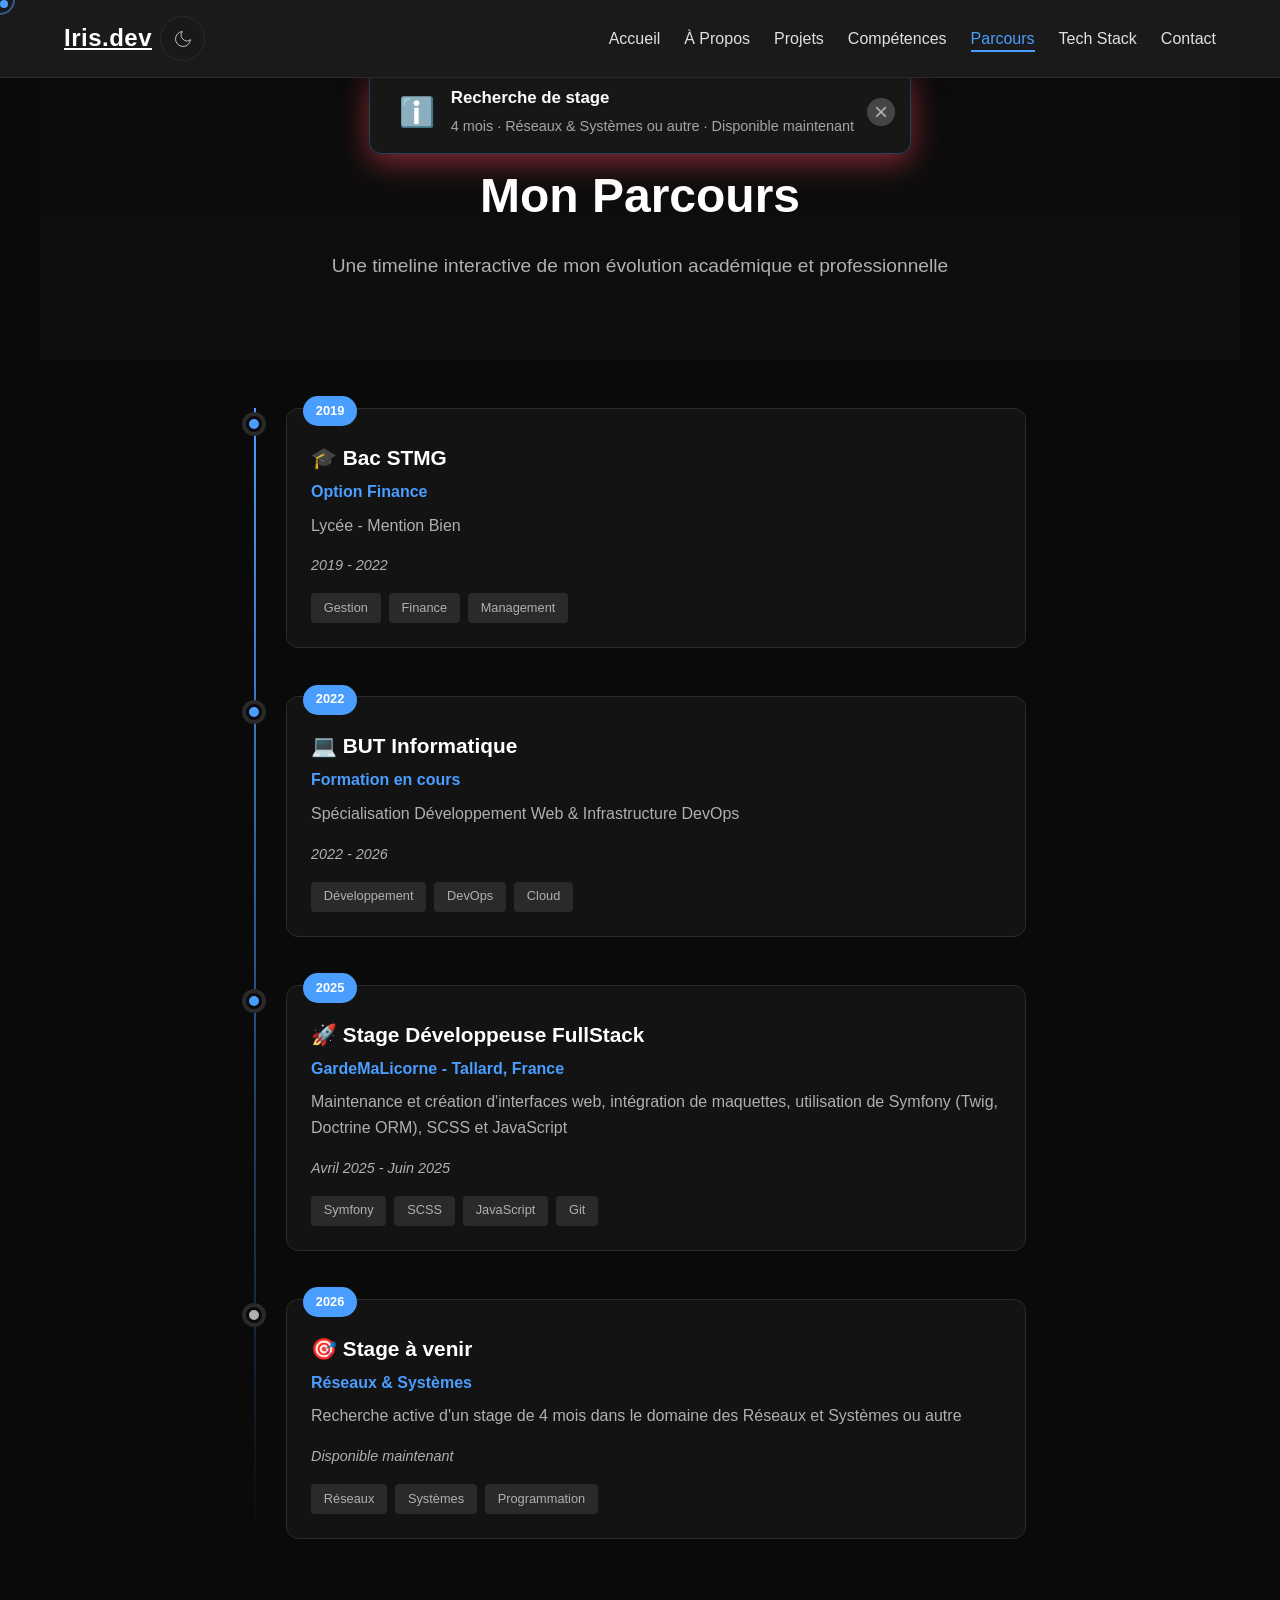
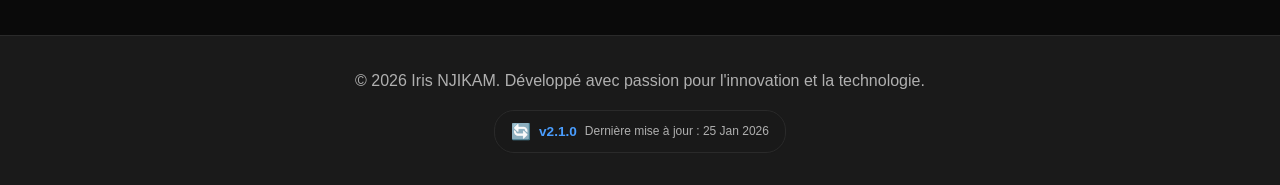
<file: timeline.html>
<!DOCTYPE html>
<html lang="fr">
<head>
    <meta charset="UTF-8">
    <meta name="viewport" content="width=device-width, initial-scale=1.0">
    <title>Parcours - Iris</title>
    <link rel="stylesheet" href="style.css">
    <link rel="stylesheet" href="style-enhanced.css">
    <link rel="icon" type="image/png" href="img/head_2.png">
</head>
<body>
    <div class="cursor-dot"></div>
    <div class="cursor-outline"></div>

    <!-- Progress Indicator -->
    <div class="scroll-progress"></div>

    <!-- Command Palette -->
    <div class="command-palette" id="commandPalette">
        <div class="command-palette-content">
            <input type="text" id="commandInput" placeholder="Tapez pour rechercher... (⌘K ou Ctrl+K)">
            <div class="command-results" id="commandResults"></div>
        </div>
    </div>

    <nav class="navbar" id="navbar">
        <div class="logo-container">
        <a href="index.html" class="logo">Iris.dev</a>
        
        <!-- Theme Toggle -->
        <div class="theme-toggle" id="themeToggle">
            <svg class="sun-icon" width="20" height="20" viewBox="0 0 24 24" fill="none" stroke="currentColor">
                <circle cx="12" cy="12" r="5"></circle>
                <line x1="12" y1="1" x2="12" y2="3"></line>
                <line x1="12" y1="21" x2="12" y2="23"></line>
                <line x1="4.22" y1="4.22" x2="5.64" y2="5.64"></line>
                <line x1="18.36" y1="18.36" x2="19.78" y2="19.78"></line>
                <line x1="1" y1="12" x2="3" y2="12"></line>
                <line x1="21" y1="12" x2="23" y2="12"></line>
                <line x1="4.22" y1="19.78" x2="5.64" y2="18.36"></line>
                <line x1="18.36" y1="5.64" x2="19.78" y2="4.22"></line>
            </svg>
            <svg class="moon-icon" width="20" height="20" viewBox="0 0 24 24" fill="none" stroke="currentColor">
                <path d="M21 12.79A9 9 0 1 1 11.21 3 7 7 0 0 0 21 12.79z"></path>
            </svg>
        </div>
        </div>
        <div class="hamburger" id="hamburger">
            <span></span>
            <span></span>
            <span></span>
        </div>
        <ul class="nav-links" id="navLinks">
            <li><a href="index.html">Accueil</a></li>
            <li><a href="about.html">À Propos</a></li>
            <li><a href="projects.html">Projets</a></li>
            <li><a href="skills.html">Compétences</a></li>
            <li><a href="timeline.html" class="active">Parcours</a></li>
            <li><a href="techstack.html">Tech Stack</a></li>
            <li><a href="contact">Contact</a></li>
        </ul>
    </nav>

    <!--ALERTING-->
    <div class="stage-alert" id="stageAlert">
        <div class="stage-alert-content">
            <span class="alert-icon">ℹ️</span>
            <div class="alert-text">
                <strong>Recherche de stage</strong>
                <p>4 mois · Réseaux & Systèmes ou autre · Disponible maintenant</p>
            </div>
        </div>
        <button class="alert-close" id="closeAlert">&times;</button>
    </div>
    <!--FIN ALERTING-->

    <section class="page-header">
        <h1>Mon Parcours</h1>
        <p>Une timeline interactive de mon évolution académique et professionnelle</p>
    </section>

    <section class="timeline-section">
        <div class="timeline-container">
            <!-- Timeline Item 1 -->
            <div class="timeline-item" data-year="2019">
                <div class="timeline-dot"></div>
                <div class="timeline-content">
                    <div class="timeline-year">2019</div>
                    <h3>🎓 Bac STMG</h3>
                    <h4>Option Finance</h4>
                    <p>Lycée - Mention Bien</p>
                    <div class="timeline-period">2019 - 2022</div>
                    <div class="timeline-tags">
                        <span class="timeline-tag">Gestion</span>
                        <span class="timeline-tag">Finance</span>
                        <span class="timeline-tag">Management</span>
                    </div>
                </div>
            </div>

            <!-- Timeline Item 2 -->
            <div class="timeline-item" data-year="2022">
                <div class="timeline-dot"></div>
                <div class="timeline-content">
                    <div class="timeline-year">2022</div>
                    <h3>💻 BUT Informatique</h3>
                    <h4>Formation en cours</h4>
                    <p>Spécialisation Développement Web & Infrastructure DevOps</p>
                    <div class="timeline-period">2022 - 2026</div>
                    <div class="timeline-tags">
                        <span class="timeline-tag">Développement</span>
                        <span class="timeline-tag">DevOps</span>
                        <span class="timeline-tag">Cloud</span>
                    </div>
                </div>
            </div>

            <!-- Timeline Item 3 -->
            <div class="timeline-item" data-year="2025">
                <div class="timeline-dot"></div>
                <div class="timeline-content">
                    <div class="timeline-year">2025</div>
                    <h3>🚀 Stage Développeuse FullStack</h3>
                    <h4>GardeMaLicorne - Tallard, France</h4>
                    <p>Maintenance et création d'interfaces web, intégration de maquettes, utilisation de Symfony (Twig, Doctrine ORM), SCSS et JavaScript</p>
                    <div class="timeline-period">Avril 2025 - Juin 2025</div>
                    <div class="timeline-tags">
                        <span class="timeline-tag">Symfony</span>
                        <span class="timeline-tag">SCSS</span>
                        <span class="timeline-tag">JavaScript</span>
                        <span class="timeline-tag">Git</span>
                    </div>
                </div>
            </div>

            <!-- Timeline Item 4 -->
            <div class="timeline-item future" data-year="2026">
                <div class="timeline-dot"></div>
                <div class="timeline-content">
                    <div class="timeline-year">2026</div>
                    <h3>🎯 Stage à venir</h3>
                    <h4>Réseaux & Systèmes</h4>
                    <p>Recherche active d'un stage de 4 mois dans le domaine des Réseaux et Systèmes ou autre</p>
                    <div class="timeline-period">Disponible maintenant</div>
                    <div class="timeline-tags">
                        <span class="timeline-tag">Réseaux</span>
                        <span class="timeline-tag">Systèmes</span>
                        <span class="timeline-tag">Programmation</span>
                    </div>
                </div>
            </div>
        </div>
    </section>



    <footer>
        <div class="footer-content">
            <p>&copy; 2026 Iris NJIKAM. Développé avec passion pour l'innovation et la technologie.</p>
            <div class="version-badge" id="versionBadge">
                <span class="version-icon">🔄</span>
                <span class="version-text">v2.1.0</span>
                <span class="version-date">Dernière mise à jour : 25 Jan 2026</span>
            </div>
        </div>
    </footer>

    <script src="script.js"></script>
</body>
</html>
</file>
<file: style.css>
* {
    margin: 0;
    padding: 0;
    box-sizing: border-box;
}

body {
    font-family: 'Segoe UI', Tahoma, Geneva, Verdana, sans-serif;
    background: #0a0a0a;
    color: #e0e0e0;
    line-height: 1.6;
    overflow-x: hidden;
    position: relative;
}

.cursor-dot {
    width: 8px;
    height: 8px;
    background: #4a9eff;
    border-radius: 50%;
    position: fixed;
    pointer-events: none;
    z-index: 9999;
    transition: transform 0.15s ease;
    will-change: transform;
}

.cursor-outline {
    width: 30px;
    height: 30px;
    border: 2px solid rgba(74, 158, 255, 0.5);
    border-radius: 50%;
    position: fixed;
    pointer-events: none;
    z-index: 9998;
    transition: all 0.15s ease;
    will-change: transform;
}

.navbar {
    position: fixed;
    top: 0;
    width: 100%;
    background: rgba(18, 18, 18, 0.98);
    backdrop-filter: blur(10px);
    padding: 1rem 5%;
    display: flex;
    justify-content: space-between;
    align-items: center;
    z-index: 1000;
    border-bottom: 1px solid #2a2a2a;
    transition: padding 0.3s ease, background 0.3s ease;
}

.navbar.scrolled {
    padding: 0.7rem 5%;
    background: rgba(18, 18, 18, 1);
    box-shadow: 0 4px 20px rgba(0, 0, 0, 0.5);
}
/* ========================================
   THÈME CLAIR - Variables
   ======================================== */

:root {
    --bg-primary: #0a0a0a;
    --bg-secondary: #1a1a1a;
    --bg-tertiary: #0f0f0f;
    --text-primary: #ffffff;
    --text-secondary: #e0e0e0;
    --text-tertiary: #b0b0b0;
    --accent: #4a9eff;
    --border: #2a2a2a;
    --card-bg: rgba(26, 26, 26, 0.6);
    --card-hover: rgba(31, 31, 31, 0.7);
}

[data-theme="light"] {
    --bg-primary: #f5f7fa;
    --bg-secondary: #ffffff;
    --bg-tertiary: #e8ecf1;
    --text-primary: #1a1a1a;
    --text-secondary: #2d3748;
    --text-tertiary: #4a5568;
    --accent: #3b82f6;
    --border: #e2e8f0;
    --card-bg: rgba(255, 255, 255, 0.9);
    --card-hover: rgba(248, 250, 252, 1);
}

body {
    background: var(--bg-primary);
    color: var(--text-secondary);
    transition: background 0.3s ease, color 0.3s ease;
}

/* ========================================
   PROGRESS INDICATOR
   ======================================== */

.scroll-progress {
    position: fixed;
    top: 0;
    left: 0;
    width: 0%;
    height: 3px;
    background: linear-gradient(90deg, var(--accent), #3b7acc);
    z-index: 10000;
    transition: width 0.1s ease;
}

/* ========================================
   THEME TOGGLE
   ======================================== */

.theme-toggle {
    width: 45px;
    height: 45px;
    border-radius: 50%;
    background: var(--card-bg);
    border: 1px solid var(--border);
    display: flex;
    align-items: center;
    justify-content: center;
    cursor: pointer;
    transition: all 0.3s ease;
    margin-right: 1rem;
    position: relative;
    overflow: hidden;
}

.theme-toggle:hover {
    background: var(--card-hover);
    border-color: var(--accent);
    transform: scale(1.05);
}

.theme-toggle svg {
    stroke: var(--text-secondary);
    transition: all 0.3s ease;
    position: absolute;
}

.sun-icon {
    opacity: 0;
    transform: rotate(90deg) scale(0);
}

.moon-icon {
    opacity: 1;
    transform: rotate(0deg) scale(1);
}

[data-theme="light"] .sun-icon {
    opacity: 1;
    transform: rotate(0deg) scale(1);
}

[data-theme="light"] .moon-icon {
    opacity: 0;
    transform: rotate(-90deg) scale(0);
}

/* ========================================
   COMMAND PALETTE
   ======================================== */

.command-palette {
    position: fixed;
    top: 0;
    left: 0;
    width: 100%;
    height: 100%;
    background: rgba(0, 0, 0, 0.7);
    backdrop-filter: blur(8px);
    z-index: 10001;
    display: none;
    align-items: flex-start;
    justify-content: center;
    padding-top: 10vh;
    animation: fadeIn 0.2s ease;
}

.command-palette.active {
    display: flex;
}

.command-palette-content {
    width: 90%;
    max-width: 600px;
    background: var(--bg-secondary);
    border: 1px solid var(--border);
    border-radius: 12px;
    box-shadow: 0 20px 60px rgba(0, 0, 0, 0.5);
    animation: slideDown 0.3s ease;
}

#commandInput {
    width: 100%;
    padding: 1.2rem 1.5rem;
    background: transparent;
    border: none;
    border-bottom: 1px solid var(--border);
    color: var(--text-primary);
    font-size: 1.1rem;
    outline: none;
}

#commandInput::placeholder {
    color: var(--text-tertiary);
}

.command-results {
    max-height: 400px;
    overflow-y: auto;
    padding: 0.5rem;
}

.command-item {
    padding: 0.8rem 1rem;
    border-radius: 6px;
    cursor: pointer;
    display: flex;
    align-items: center;
    gap: 1rem;
    transition: background 0.2s ease;
}

.command-item:hover {
    background: var(--card-hover);
}

.command-icon {
    font-size: 1.3rem;
}

.command-label {
    flex: 1;
}

.command-label strong {
    color: var(--text-primary);
    display: block;
    font-size: 0.95rem;
}

.command-label span {
    color: var(--text-tertiary);
    font-size: 0.85rem;
}

/* ========================================
   VERSION BADGE
   ======================================== */

.footer-content {
    display: flex;
    flex-direction: column;
    align-items: center;
    gap: 1rem;
}

.version-badge {
    display: inline-flex;
    align-items: center;
    gap: 0.5rem;
    background: var(--card-bg);
    backdrop-filter: blur(10px);
    padding: 0.5rem 1rem;
    border-radius: 20px;
    border: 1px solid var(--border);
    font-size: 0.85rem;
    color: var(--text-tertiary);
    cursor: help;
    transition: all 0.3s ease;
}

.version-badge:hover {
    border-color: var(--accent);
    transform: translateY(-2px);
}

.version-icon {
    font-size: 1rem;
    animation: rotate 3s linear infinite;
}

@keyframes rotate {
    from { transform: rotate(0deg); }
    to { transform: rotate(360deg); }
}

.version-text {
    font-weight: 600;
    color: var(--accent);
}

.version-date {
    font-size: 0.75rem;
}

/* ========================================
   SKELETON LOADERS
   ======================================== */

.skeleton {
    background: linear-gradient(
        90deg,
        var(--border) 25%,
        var(--card-hover) 50%,
        var(--border) 75%
    );
    background-size: 200% 100%;
    animation: loading 1.5s infinite;
    border-radius: 4px;
}

@keyframes loading {
    0% { background-position: 200% 0; }
    100% { background-position: -200% 0; }
}

.skeleton-cover {
    width: 50px;
    height: 50px;
    border-radius: 8px;
}

.skeleton-text {
    flex: 1;
    display: flex;
    flex-direction: column;
    gap: 0.5rem;
}

.skeleton-title {
    height: 16px;
    width: 60%;
}

.skeleton-artist {
    height: 12px;
    width: 40%;
}

/* ========================================
   NOW PLAYING SECTION
   ======================================== */

.now-playing-section {
    padding: 2rem 5%;
    max-width: 600px;
    margin: 0 auto;
}

.now-playing-container {
    background: var(--card-bg);
    backdrop-filter: blur(10px);
    border: 1px solid var(--border);
    border-radius: 12px;
    padding: 1.5rem;
    display: flex;
    align-items: center;
    gap: 1rem;
}

.now-playing-loader {
    display: flex;
    align-items: center;
    gap: 1rem;
    width: 100%;
}

.now-playing-content {
    display: flex;
    align-items: center;
    gap: 1rem;
    width: 100%;
}

.now-playing-cover {
    width: 60px;
    height: 60px;
    border-radius: 8px;
    object-fit: cover;
    box-shadow: 0 4px 12px rgba(0, 0, 0, 0.3);
}

.now-playing-info {
    flex: 1;
}

.now-playing-title {
    font-weight: 600;
    color: var(--text-primary);
    margin-bottom: 0.2rem;
    font-size: 0.95rem;
}

.now-playing-artist {
    color: var(--text-tertiary);
    font-size: 0.85rem;
}

.now-playing-icon {
    font-size: 1.5rem;
    animation: pulse 2s infinite;
}

/* ========================================
   TIMELINE INTERACTIVE
   ======================================== */

.timeline-section {
    padding: 3rem 5%;
    max-width: 900px;
    margin: 0 auto;
}

.timeline-container {
    position: relative;
    padding-left: 2rem;
}

.timeline-container::before {
    content: '';
    position: absolute;
    left: 0;
    top: 0;
    bottom: 0;
    width: 2px;
    background: linear-gradient(180deg, var(--accent), transparent);
}

.timeline-item {
    position: relative;
    margin-bottom: 3rem;
    opacity: 0;
    transform: translateX(-30px);
    animation: slideInLeft 0.6s ease forwards;
}

.timeline-item:nth-child(1) { animation-delay: 0.1s; }
.timeline-item:nth-child(2) { animation-delay: 0.2s; }
.timeline-item:nth-child(3) { animation-delay: 0.3s; }
.timeline-item:nth-child(4) { animation-delay: 0.4s; }

@keyframes slideInLeft {
    to {
        opacity: 1;
        transform: translateX(0);
    }
}

.timeline-dot {
    position: absolute;
    left: -2.5rem;
    top: 0.5rem;
    width: 16px;
    height: 16px;
    background: var(--accent);
    border-radius: 50%;
    border: 3px solid var(--bg-primary);
    box-shadow: 0 0 0 4px var(--border);
    z-index: 1;
}

.timeline-item.future .timeline-dot {
    background: var(--text-tertiary);
    animation: pulse 2s infinite;
}

.timeline-content {
    background: var(--card-bg);
    backdrop-filter: blur(10px);
    border: 1px solid var(--border);
    border-radius: 12px;
    padding: 1.5rem;
    position: relative;
    transition: all 0.3s ease;
}

.timeline-content:hover {
    background: var(--card-hover);
    border-color: var(--accent);
    transform: translateX(5px);
    box-shadow: 0 8px 25px rgba(74, 158, 255, 0.15);
}

.timeline-year {
    position: absolute;
    top: -0.8rem;
    left: 1rem;
    background: var(--accent);
    color: white;
    padding: 0.3rem 0.8rem;
    border-radius: 20px;
    font-size: 0.8rem;
    font-weight: 600;
}

.timeline-content h3 {
    color: var(--text-primary);
    font-size: 1.3rem;
    margin-bottom: 0.3rem;
    margin-top: 0.5rem;
}

.timeline-content h4 {
    color: var(--accent);
    font-size: 1rem;
    margin-bottom: 0.5rem;
}

.timeline-content p {
    color: var(--text-tertiary);
    line-height: 1.6;
    margin-bottom: 1rem;
}

.timeline-period {
    color: var(--text-tertiary);
    font-size: 0.9rem;
    margin-bottom: 1rem;
    font-style: italic;
}

.timeline-tags {
    display: flex;
    flex-wrap: wrap;
    gap: 0.5rem;
}

.timeline-tag {
    background: var(--border);
    color: var(--text-tertiary);
    padding: 0.3rem 0.8rem;
    border-radius: 4px;
    font-size: 0.8rem;
    transition: all 0.3s ease;
}

.timeline-tag:hover {
    background: var(--accent);
    color: white;
}

/* ========================================
   CONTACT FORM
   ======================================== */

.contact-form-section {
    padding: 3rem 5%;
    max-width: 1200px;
    margin: 0 auto;
}

.contact-grid {
    display: grid;
    grid-template-columns: 1fr 1.5fr;
    gap: 2rem;
}

.contact-info-card,
.contact-form-card {
    background: var(--card-bg);
    backdrop-filter: blur(10px);
    border: 1px solid var(--border);
    border-radius: 12px;
    padding: 2rem;
}

.contact-info-card h2 {
    color: var(--text-primary);
    margin-bottom: 0.5rem;
}

.contact-info-card > p {
    color: var(--text-tertiary);
    margin-bottom: 2rem;
}

.contact-methods {
    display: flex;
    flex-direction: column;
    gap: 1rem;
}

.contact-method {
    display: flex;
    align-items: center;
    gap: 1rem;
    padding: 1rem;
    background: var(--bg-secondary);
    border: 1px solid var(--border);
    border-radius: 8px;
    text-decoration: none;
    transition: all 0.3s ease;
}

.contact-method:hover {
    border-color: var(--accent);
    transform: translateX(5px);
}

.method-icon {
    font-size: 1.5rem;
}

.contact-method strong {
    color: var(--text-primary);
    display: block;
    font-size: 0.95rem;
}

.contact-method p {
    color: var(--text-tertiary);
    font-size: 0.85rem;
    margin: 0;
}

.contact-form {
    display: flex;
    flex-direction: column;
    gap: 1.5rem;
}

.form-group {
    position: relative;
}

.form-group label {
    display: block;
    color: var(--text-primary);
    margin-bottom: 0.5rem;
    font-weight: 500;
}

.form-group input,
.form-group select,
.form-group textarea {
    width: 100%;
    padding: 0.8rem;
    background: var(--bg-secondary);
    border: 1px solid var(--border);
    border-radius: 8px;
    color: var(--text-primary);
    font-family: inherit;
    font-size: 0.95rem;
    transition: all 0.3s ease;
}

.form-group input:focus,
.form-group select:focus,
.form-group textarea:focus {
    outline: none;
    border-color: var(--accent);
    box-shadow: 0 0 0 3px rgba(74, 158, 255, 0.1);
}

.form-group input.error,
.form-group select.error,
.form-group textarea.error {
    border-color: #ef4444;
}

.error-message {
    color: #ef4444;
    font-size: 0.85rem;
    margin-top: 0.3rem;
    display: none;
}

.error-message.show {
    display: block;
}

.char-count {
    position: absolute;
    bottom: 0.5rem;
    right: 0.8rem;
    font-size: 0.75rem;
    color: var(--text-tertiary);
}

.btn-submit {
    background: linear-gradient(135deg, var(--accent), #3b7acc);
    color: white;
    padding: 1rem 2rem;
    border: none;
    border-radius: 8px;
    font-size: 1rem;
    font-weight: 600;
    cursor: pointer;
    transition: all 0.3s ease;
    position: relative;
    overflow: hidden;
}

.btn-submit:hover {
    transform: translateY(-2px);
    box-shadow: 0 8px 20px rgba(74, 158, 255, 0.3);
}

.btn-submit.loading .btn-text {
    opacity: 0;
}

.btn-submit.loading .btn-loader {
    display: block;
}

.btn-loader {
    display: none;
    width: 20px;
    height: 20px;
    border: 2px solid rgba(255, 255, 255, 0.3);
    border-top-color: white;
    border-radius: 50%;
    animation: spin 0.6s linear infinite;
    position: absolute;
    top: 50%;
    left: 50%;
    transform: translate(-50%, -50%);
}

@keyframes spin {
    to { transform: translate(-50%, -50%) rotate(360deg); }
}

.success-message {
    display: none;
    text-align: center;
    padding: 2rem;
}

.success-message.show {
    display: block;
    animation: fadeIn 0.5s ease;
}

.success-icon {
    width: 60px;
    height: 60px;
    background: #10b981;
    border-radius: 50%;
    display: flex;
    align-items: center;
    justify-content: center;
    margin: 0 auto 1rem;
    font-size: 2rem;
    color: white;
    animation: scaleIn 0.5s ease;
}

@keyframes scaleIn {
    from {
        transform: scale(0);
    }
    to {
        transform: scale(1);
    }
}

.success-message h3 {
    color: var(--text-primary);
    margin-bottom: 0.5rem;
}

.success-message p {
    color: var(--text-tertiary);
}
.stage-alert {
    position: fixed;
    top: 70px;
    left: 50%;
    transform: translateX(-50%);
    z-index: 999;
    animation: slideDown 0.6s ease-out;
}

.stage-alert-content {
    background: linear-gradient(135deg, #ff4757, #e84118);
    border: 2px solid #c23616;
    border-radius: 12px;
    padding: 0.9rem 1.8rem;
    padding-right: 3.5rem;
    display: flex;
    align-items: center;
    gap: 1rem;
    box-shadow: 0 8px 30px rgba(255, 71, 87, 0.5);
    backdrop-filter: blur(10px);
    position: relative;
}

.alert-icon {
    font-size: 1.8rem;
    animation: pulse 2s ease-in-out infinite;
}

.alert-text {
    color: #ffffff;
}

.alert-text strong {
    font-size: 1.05rem;
    display: block;
    margin-bottom: 0.2rem;
    font-weight: 700;
    text-shadow: 0 2px 4px rgba(0, 0, 0, 0.2);
}

.alert-text p {
    font-size: 0.9rem;
    margin: 0;
    opacity: 0.95;
}

.alert-close {
    position: absolute;
    top: 50%;
    right: 1rem;
    transform: translateY(-50%);
    background: rgba(255, 255, 255, 0.2);
    border: none;
    color: #ffffff;
    font-size: 1.5rem;
    width: 28px;
    height: 28px;
    border-radius: 50%;
    cursor: pointer;
    display: flex;
    align-items: center;
    justify-content: center;
    transition: all 0.3s ease;
    line-height: 1;
    padding: 0;
}

.alert-close:hover {
    background: rgba(255, 255, 255, 0.3);
    transform: translateY(-50%) rotate(90deg);
}

.stage-alert.hidden {
    animation: slideUp 0.4s ease-out forwards;
}

@keyframes slideDown {
    from {
        opacity: 0;
        transform: translateX(-50%) translateY(-30px);
    }
    to {
        opacity: 1;
        transform: translateX(-50%) translateY(0);
    }
}

@keyframes slideUp {
    from {
        opacity: 1;
        transform: translateX(-50%) translateY(0);
    }
    to {
        opacity: 0;
        transform: translateX(-50%) translateY(-30px);
    }
}

@keyframes pulse {
    0%, 100% {
        transform: scale(1);
    }
    50% {
        transform: scale(1.15);
    }
}

/* ========================================
   LOGO CONTAINER
   ======================================== */

.logo-container {
    display: flex;
    align-items: center;
    gap: 1rem;
}

.logo {
    font-size: 1.5rem;
    font-weight: 600;
    color: #ffffff;
    letter-spacing: 0.5px;
    position: relative;
    cursor: pointer;
}

.logo::after {
    content: '';
    position: absolute;
    bottom: -5px;
    left: 0;
    width: 0;
    height: 2px;
    background: linear-gradient(90deg, #4a9eff, #3b7acc);
    transition: width 0.3s ease;
}

.logo:hover::after {
    width: 100%;
}


.nav-links {
    display: flex;
    gap: 2rem;
    list-style: none;
}

.nav-links a {
    color: #e0e0e0;
    text-decoration: none;
    transition: color 0.3s;
    font-weight: 500;
    position: relative;
}

.nav-links a.active {
    color: #4a9eff;
}

.nav-links a::before {
    content: '';
    position: absolute;
    bottom: -5px;
    left: 50%;
    transform: translateX(-50%);
    width: 0;
    height: 2px;
    background: #4a9eff;
    transition: width 0.3s ease;
}

.nav-links a:hover::before,
.nav-links a.active::before {
    width: 100%;
}

.nav-links a:hover {
    color: #4a9eff;
}

.hero {
    min-height: 100vh;
    display: flex;
    align-items: center;
    justify-content: center;
    padding: 2rem 5%;
    position: relative;
}

.hero-content {
    max-width: 800px;
    text-align: center;
    animation: fadeInUp 1s ease-out;
}

.hero-image {
    width: 200px;
    height: 200px;
    border-radius: 50%;
    margin: 0 auto 2rem;
    border: 4px solid #4a9eff;
    box-shadow: 0 10px 40px rgba(74, 158, 255, 0.3);
    animation: float 3s ease-in-out infinite;
    object-fit: cover;
}

@keyframes float {
    0%, 100% {
        transform: translateY(0px);
    }
    50% {
        transform: translateY(-10px);
    }
}

.hero h1 {
    font-size: 3.5rem;
    margin-bottom: 1rem;
    color: #ffffff;
    font-weight: 700;
}

.hero h2 {
    font-size: 1.8rem;
    color: #9a9a9a;
    margin-bottom: 1.5rem;
    font-weight: 400;
}

.hero p {
    font-size: 1.2rem;
    margin-bottom: 2rem;
    color: #b0b0b0;
}

.cta-buttons {
    display: flex;
    gap: 1rem;
    justify-content: center;
    flex-wrap: wrap;
}

.btn {
    padding: 0.8rem 2rem;
    border: none;
    border-radius: 50px;
    font-size: 1rem;
    cursor: pointer;
    transition: all 0.3s;
    text-decoration: none;
    display: inline-block;
}

.btn-primary {
    background: linear-gradient(135deg, #4a9eff, #3b7acc);
    color: #ffffff;
    font-weight: 600;
    position: relative;
    overflow: hidden;
}

.btn-primary::before {
    content: '';
    position: absolute;
    top: 0;
    left: -100%;
    width: 100%;
    height: 100%;
    background: linear-gradient(135deg, #3b7acc, #2a5999);
    transition: left 0.3s ease;
}

.btn-primary:hover::before {
    left: 0;
}

.btn-primary span {
    position: relative;
    z-index: 1;
}

.btn-primary:hover {
    transform: translateY(-2px);
    box-shadow: 0 8px 20px rgba(74, 158, 255, 0.3);
}

.btn-secondary {
    background: transparent;
    color: #ffffff;
    border: 2px solid #4a4a4a;
    position: relative;
    overflow: hidden;
}

.btn-secondary::before {
    content: '';
    position: absolute;
    top: 50%;
    left: 50%;
    width: 0;
    height: 0;
    border-radius: 50%;
    background: rgba(74, 158, 255, 0.1);
    transform: translate(-50%, -50%);
    transition: width 0.4s ease, height 0.4s ease;
}

.btn-secondary:hover::before {
    width: 300px;
    height: 300px;
}

.btn-secondary:hover {
    border-color: #4a9eff;
    color: #4a9eff;
}

.btn-cv {
    background: linear-gradient(135deg, #4a9eff, #3b7acc);
    color: #ffffff;
    font-weight: 600;
    padding: 1rem 2.5rem;
    font-size: 1.1rem;
    display: inline-flex;
    align-items: center;
    gap: 0.8rem;
    transition: all 0.3s;
}

.btn-cv:hover {
    transform: translateY(-3px);
    box-shadow: 0 10px 30px rgba(74, 158, 255, 0.4);
}

.cv-icon {
    font-size: 1.5rem;
}

section {
    padding: 5rem 5%;
    max-width: 1200px;
    margin: 0 auto;
}

.section-title {
    font-size: 2.5rem;
    margin-bottom: 3rem;
    text-align: center;
    color: #ffffff;
    font-weight: 600;
}

.about-content {
    max-width: 800px;
    margin: 0 auto;
    text-align: center;
}

.about-content p {
    font-size: 1.1rem;
    color: #b0b0b0;
    margin-bottom: 1.5rem;
    line-height: 1.8;
}

#cv-section {
    background: #0f0f0f;
    border-radius: 15px;
    padding: 4rem 5%;
}

.cv-content {
    text-align: center;
    max-width: 600px;
    margin: 0 auto;
}

.cv-content p {
    font-size: 1.2rem;
    color: #b0b0b0;
    margin-bottom: 2rem;
}

.experience-grid {
    display: grid;
    grid-template-columns: repeat(auto-fit, minmax(300px, 1fr));
    gap: 2rem;
    margin-bottom: 3rem;
}

.experience-card {
    background: #1a1a1a;
    padding: 2rem;
    border-radius: 8px;
    border: 1px solid #2a2a2a;
    transition: all 0.3s;
}

.experience-card:hover {
    transform: translateY(-5px);
    border-color: #4a9eff;
    background: #1f1f1f;
    box-shadow: 0 8px 25px rgba(74, 158, 255, 0.15);
}

.experience-header {
    display: flex;
    justify-content: space-between;
    align-items: center;
    margin-bottom: 0.5rem;
    flex-wrap: wrap;
    gap: 0.5rem;
}

.experience-card h3 {
    color: #ffffff;
    font-size: 1.3rem;
    font-weight: 600;
}

.date {
    color: #4a9eff;
    font-size: 0.9rem;
    font-weight: 500;
}

.role {
    color: #9a9a9a;
    font-size: 0.95rem;
    margin-bottom: 1rem;
    font-style: italic;
}

.experience-card p {
    color: #c0c0c0;
    margin-bottom: 1rem;
    line-height: 1.6;
}

.view-all {
    text-align: center;
    margin-top: 3rem;
}

.page-header {
    min-height: 40vh;
    display: flex;
    flex-direction: column;
    justify-content: center;
    align-items: center;
    text-align: center;
    padding: 8rem 5% 3rem;
    background: linear-gradient(180deg, #0a0a0a 0%, #0f0f0f 100%);
}

.page-header h1 {
    font-size: 3rem;
    color: #ffffff;
    margin-bottom: 1rem;
    animation: fadeInUp 0.8s ease-out;
}

.page-header p {
    font-size: 1.2rem;
    color: #9a9a9a;
    animation: fadeInUp 1s ease-out;
}

.projects-section,
.skills-section {
    padding-top: 2rem;
}

.projects-grid {
    display: grid;
    grid-template-columns: repeat(auto-fit, minmax(350px, 1fr));
    gap: 2rem;
}

.project-card {
    background: #1a1a1a;
    border-radius: 8px;
    overflow: hidden;
    border: 1px solid #2a2a2a;
    transition: all 0.3s;
    cursor: pointer;
    position: relative;
}

.project-card.featured {
    grid-column: span 2;
    border: 2px solid #4a9eff;
}

.project-badge {
    position: absolute;
    top: 1rem;
    right: 1rem;
    background: linear-gradient(135deg, #4a9eff, #3b7acc);
    color: #ffffff;
    padding: 0.4rem 1rem;
    border-radius: 20px;
    font-size: 0.85rem;
    font-weight: 600;
    z-index: 10;
}

.project-card::after {
    content: '';
    position: absolute;
    top: 0;
    left: 0;
    width: 100%;
    height: 3px;
    background: linear-gradient(90deg, #4a9eff, #3b7acc);
    transform: scaleX(0);
    transform-origin: left;
    transition: transform 0.3s ease;
}

.project-card:hover::after {
    transform: scaleX(1);
}

.project-card:hover {
    transform: translateY(-5px);
    border-color: #4a9eff;
    background: #1f1f1f;
    box-shadow: 0 12px 30px rgba(74, 158, 255, 0.15);
}

.project-content {
    padding: 2rem;
}

.project-card h3 {
    color: #ffffff;
    margin-bottom: 0.5rem;
    font-weight: 600;
    font-size: 1.4rem;
}

.project-date {
    color: #4a9eff;
    font-size: 0.9rem;
    margin-bottom: 1rem;
    display: block;
}

.project-card > .project-content > p {
    color: #c0c0c0;
    margin-bottom: 1rem;
    line-height: 1.7;
}

.project-features {
    list-style: none;
    margin-bottom: 1.5rem;
}

.project-features li {
    color: #b0b0b0;
    padding: 0.5rem 0;
    padding-left: 1.5rem;
    position: relative;
    line-height: 1.6;
}

.project-features li::before {
    content: "✓";
    color: #4a9eff;
    font-weight: bold;
    position: absolute;
    left: 0;
}

.tech-tags {
    display: flex;
    flex-wrap: wrap;
    gap: 0.5rem;
}

.tech-tag {
    background: #2a2a2a;
    color: #b0b0b0;
    padding: 0.3rem 0.8rem;
    border-radius: 4px;
    font-size: 0.85rem;
    border: 1px solid #3a3a3a;
    transition: all 0.3s ease;
}

.tech-tag:hover {
    background: rgba(74, 158, 255, 0.1);
    border-color: #4a9eff;
    color: #4a9eff;
    transform: translateY(-2px);
}

.btn-github {
    display: inline-flex;
    align-items: center;
    gap: 0.5rem;
    background: #2a2a2a;
    color: #ffffff;
    padding: 0.6rem 1.2rem;
    border-radius: 6px;
    text-decoration: none;
    font-size: 0.95rem;
    font-weight: 500;
    border: 1px solid #3a3a3a;
    transition: all 0.3s ease;
    margin-top: 1rem;
}

.btn-github:hover {
    background: #4a9eff;
    border-color: #4a9eff;
    transform: translateY(-2px);
    box-shadow: 0 4px 12px rgba(74, 158, 255, 0.3);
}

.btn-github span {
    font-size: 1.1rem;
}

.skills-grid {
    display: grid;
    grid-template-columns: repeat(auto-fit, minmax(250px, 1fr));
    gap: 2rem;
    margin-bottom: 4rem;
}

.skill-card {
    background: #1a1a1a;
    padding: 2rem;
    border-radius: 8px;
    border: 1px solid #2a2a2a;
    transition: all 0.3s;
    cursor: pointer;
    position: relative;
    overflow: hidden;
}

.skill-icon {
    font-size: 2.5rem;
    margin-bottom: 1rem;
}

.skill-card::before {
    content: '';
    position: absolute;
    top: 0;
    left: -100%;
    width: 100%;
    height: 100%;
    background: linear-gradient(90deg, transparent, rgba(74, 158, 255, 0.1), transparent);
    transition: left 0.5s ease;
}

.skill-card:hover::before {
    left: 100%;
}

.skill-card:hover {
    transform: translateY(-5px);
    border-color: #4a9eff;
    background: #1f1f1f;
    box-shadow: 0 8px 25px rgba(74, 158, 255, 0.15);
}

.skill-card h3 {
    color: #ffffff;
    margin-bottom: 1rem;
    font-size: 1.3rem;
    font-weight: 600;
}

.skill-card ul {
    list-style: none;
}

.skill-card li {
    padding: 0.5rem 0;
    color: #c0c0c0;
}

.skill-card li::before {
    content: "▹ ";
    color: #4a9eff;
    font-weight: bold;
}

.languages-grid {
    display: grid;
    grid-template-columns: repeat(auto-fit, minmax(250px, 1fr));
    gap: 2rem;
}

.language-card {
    background: #1a1a1a;
    padding: 2rem;
    border-radius: 8px;
    border: 1px solid #2a2a2a;
    text-align: center;
    transition: all 0.3s;
}

.language-card:hover {
    transform: translateY(-5px);
    border-color: #4a9eff;
    background: #1f1f1f;
    box-shadow: 0 8px 25px rgba(74, 158, 255, 0.15);
}

.language-flag {
    font-size: 3rem;
    margin-bottom: 1rem;
}

.language-card h3 {
    color: #ffffff;
    margin-bottom: 0.5rem;
    font-size: 1.3rem;
}

.language-level {
    color: #9a9a9a;
    font-size: 0.95rem;
    margin-bottom: 1rem;
}

.progress-bar {
    width: 100%;
    height: 8px;
    background: #2a2a2a;
    border-radius: 10px;
    overflow: hidden;
}

.progress-fill {
    height: 100%;
    background: linear-gradient(90deg, #4a9eff, #3b7acc);
    border-radius: 10px;
    transition: width 1s ease;
}

.contact-content {
    text-align: center;
    max-width: 600px;
    margin: 0 auto;
}

.contact-content p {
    font-size: 1.2rem;
    margin-bottom: 2rem;
    color: #c0c0c0;
}

.contact-links {
    display: flex;
    justify-content: center;
    gap: 2rem;
    flex-wrap: wrap;
}

.contact-link {
    color: #ffffff;
    text-decoration: none;
    font-size: 1.1rem;
    transition: all 0.3s;
    padding: 0.5rem 1rem;
    border: 1px solid #3a3a3a;
    border-radius: 4px;
    position: relative;
}

.contact-link:hover {
    border-color: #4a9eff;
    background: rgba(74, 158, 255, 0.1);
    color: #4a9eff;
    transform: translateY(-2px);
}

footer {
    text-align: center;
    padding: 2rem;
    background: #121212;
    color: #6a6a6a;
    border-top: 1px solid #2a2a2a;
}

.scroll-indicator {
    position: absolute;
    bottom: 30px;
    left: 50%;
    transform: translateX(-50%);
    animation: bounce 2s infinite;
}

.scroll-indicator span {
    display: block;
    width: 24px;
    height: 24px;
    border-right: 2px solid #4a9eff;
    border-bottom: 2px solid #4a9eff;
    transform: rotate(45deg);
    margin: -10px;
    animation: scrollArrow 2s infinite;
}

@keyframes bounce {
    0%, 20%, 50%, 80%, 100% {
        transform: translateX(-50%) translateY(0);
    }
    40% {
        transform: translateX(-50%) translateY(-10px);
    }
    60% {
        transform: translateX(-50%) translateY(-5px);
    }
}

@keyframes scrollArrow {
    0% {
        opacity: 0;
    }
    50% {
        opacity: 1;
    }
    100% {
        opacity: 0;
    }
}

@keyframes fadeInUp {
    from {
        opacity: 0;
        transform: translateY(30px);
    }
    to {
        opacity: 1;
        transform: translateY(0);
    }
}

.hamburger {
    display: none;
    flex-direction: column;
    cursor: pointer;
    gap: 4px;
}

.hamburger span {
    width: 25px;
    height: 3px;
    background: var(--text-primary);
    transition: all 0.3s;
    border-radius: 2px;
}
/* ========================================
   TECH STACK VISUEL
   ======================================== */

.techstack-section {
    padding: 3rem 5%;
}

.techstack-grid {
    display: grid;
    grid-template-columns: repeat(auto-fit, minmax(200px, 1fr));
    gap: 2rem;
    max-width: 1200px;
    margin: 0 auto;
}

.tech-item {
    background: var(--card-bg);
    backdrop-filter: blur(10px);
    border: 1px solid var(--border);
    border-radius: 12px;
    padding: 2rem 1.5rem;
    text-align: center;
    position: relative;
    cursor: pointer;
    transition: all 0.4s ease;
    overflow: hidden;
}

.tech-item::before {
    content: '';
    position: absolute;
    top: 0;
    left: -100%;
    width: 100%;
    height: 100%;
    background: linear-gradient(90deg, transparent, rgba(74, 158, 255, 0.1), transparent);
    transition: left 0.5s ease;
}

.tech-item:hover::before {
    left: 100%;
}

.tech-item:hover {
    transform: translateY(-10px) scale(1.02);
    border-color: var(--accent);
    background: var(--card-hover);
    box-shadow: 0 12px 40px rgba(74, 158, 255, 0.2);
}

.tech-icon-wrapper {
    width: 80px;
    height: 80px;
    margin: 0 auto 1rem;
    background: var(--bg-secondary);
    border-radius: 50%;
    display: flex;
    align-items: center;
    justify-content: center;
    border: 2px solid var(--border);
    transition: all 0.3s ease;
}

.tech-item:hover .tech-icon-wrapper {
    border-color: var(--accent);
    transform: scale(1.1) rotate(5deg);
    box-shadow: 0 8px 20px rgba(74, 158, 255, 0.3);
}

.tech-icon {
    font-size: 2.5rem;
}

.tech-item h3 {
    color: var(--text-primary);
    margin-bottom: 1rem;
    font-size: 1.1rem;
}

.tech-experience {
    margin-top: 1rem;
}

.experience-bar {
    width: 100%;
    height: 6px;
    background: var(--border);
    border-radius: 10px;
    overflow: hidden;
    margin-bottom: 0.5rem;
}

.experience-fill {
    height: 100%;
    background: linear-gradient(90deg, var(--accent), #3b7acc);
    border-radius: 10px;
    transition: width 1s ease;
}

.experience-years {
    color: var(--text-tertiary);
    font-size: 0.85rem;
}

.tech-tooltip {
    margin-top: 0.8rem;
    opacity: 0;
    transform: translateY(10px);
    transition: all 0.3s ease;
}

.tech-item:hover .tech-tooltip {
    opacity: 1;
    transform: translateY(0);
}

.tech-tooltip p {
    color: var(--text-tertiary);
    font-size: 0.85rem;
    margin-bottom: 0.3rem;
}

.tech-level {
    display: inline-block;
    background: var(--accent);
    color: white;
    padding: 0.2rem 0.6rem;
    border-radius: 4px;
    font-size: 0.75rem;
    font-weight: 600;
}

/* ========================================
   ANIMATIONS GLOBALES
   ======================================== */

@keyframes fadeIn {
    from {
        opacity: 0;
    }
    to {
        opacity: 1;
    }
}

@keyframes pulse {
    0%, 100% {
        opacity: 1;
        transform: scale(1);
    }
    50% {
        opacity: 0.7;
        transform: scale(1.05);
    }
}

/* ========================================
   RESPONSIVE - NOUVELLES FONCTIONNALITÉS
   ======================================== */

@media (max-width: 768px) {
    .contact-grid {
        grid-template-columns: 1fr;
    }

    .theme-toggle {
        width: 40px;
        height: 40px;
        margin-right: 0.5rem;
    }

    .version-badge {
        flex-direction: column;
        text-align: center;
        font-size: 0.75rem;
    }

    .version-date {
        display: none;
    }

    .timeline-container {
        padding-left: 1.5rem;
    }

    .timeline-dot {
        left: -2.2rem;
    }

    .techstack-grid {
        grid-template-columns: repeat(auto-fit, minmax(150px, 1fr));
        gap: 1.5rem;
    }

    .tech-icon-wrapper {
        width: 60px;
        height: 60px;
    }

    .tech-icon {
        font-size: 2rem;
    }

    .command-palette-content {
        width: 95%;
    }

    .now-playing-section {
        padding: 1.5rem 5%;
    }

    .now-playing-container {
        padding: 1rem;
    }

    .now-playing-cover {
        width: 50px;
        height: 50px;
    }
}

@media (max-width: 480px) {
    .timeline-content {
        padding: 1rem;
    }

    .timeline-year {
        font-size: 0.7rem;
        padding: 0.2rem 0.6rem;
    }

    .techstack-grid {
        grid-template-columns: 1fr;
    }

    .contact-methods {
        gap: 0.8rem;
    }

    .contact-method {
        padding: 0.8rem;
    }
}

/* ========================================
   NAVBAR UPDATE (ajouter timeline et tech stack)
   ======================================== */

.nav-links {
    display: flex;
    gap: 1.5rem;
    list-style: none;
}

@media (max-width: 1024px) {
    .nav-links {
        gap: 1rem;
    }
    
    .nav-links a {
        font-size: 0.9rem;
    }
}

/* ========================================
   AMÉLIORATION DES CARTES EXISTANTES
   ======================================== */

.skill-card,
.project-card,
.experience-card,
.language-card {
    background: var(--card-bg);
    border: 1px solid var(--border);
}

.skill-card:hover,
.project-card:hover,
.experience-card:hover,
.language-card:hover {
    background: var(--card-hover);
}

.tech-tag {
    background: var(--border);
    color: var(--text-tertiary);
    border: 1px solid transparent;
}

.tech-tag:hover {
    background: rgba(74, 158, 255, 0.1);
    border-color: var(--accent);
    color: var(--accent);
}

.section-title {
    color: var(--text-primary);
}

.project-card h3,
.skill-card h3,
.experience-card h3 {
    color: var(--text-primary);
}

.date {
    color: var(--accent);
}

/* ========================================
   NAVBAR AVEC THEME TOGGLE
   ======================================== */

.navbar {
    background: var(--bg-secondary);
    border-bottom: 1px solid var(--border);
}

/* Logo Container en responsive */
.logo-container {
        display: flex;
        align-items: center;
        gap: 0.5rem; /* Gap réduit sur mobile */
}

.logo {
    color: var(--text-primary);
}

.nav-links a {
    color: var(--text-secondary);
}

.nav-links a:hover,
.nav-links a.active {
    color: var(--accent);
}

/* ========================================
   HERO SECTION UPDATE
   ======================================== */

.hero h1 {
    color: var(--text-primary);
}

.hero h2 {
    color: var(--text-tertiary);
}

.hero p {
    color: var(--text-tertiary);
}

/* ========================================
   FOOTER UPDATE
   ======================================== */

footer {
    background: var(--bg-secondary);
    color: var(--text-tertiary);
    border-top: 1px solid var(--border);
}

/* ========================================
   STAGE ALERT UPDATE
   ======================================== */

.stage-alert-content {
    background: rgba(26, 26, 26, 0.85);
    border: 1px solid rgba(74, 158, 255, 0.3);
}

[data-theme="light"] .stage-alert-content {
    background: rgba(255, 255, 255, 0.95);
    border: 1px solid rgba(59, 130, 246, 0.3);
}

.alert-text {
    color: var(--text-secondary);
}

.alert-text strong {
    color: var(--text-primary);
}

.alert-text p {
    color: var(--text-tertiary);
}

.alert-close {
    color: var(--text-tertiary);
}

[data-theme="light"] .alert-close {
    color: var(--text-tertiary);
}

.alert-close:hover {
    background: rgba(74, 158, 255, 0.1);
    color: var(--accent);
}

/* ========================================
   BUTTONS UPDATE
   ======================================== */

.btn-secondary {
    border: 2px solid var(--border);
    color: var(--text-primary);
}

.btn-github {
    background: var(--card-bg);
    border: 1px solid var(--border);
    color: var(--text-primary);
}

.contact-link {
    border: 1px solid var(--border);
    color: var(--text-primary);
}

/* ========================================
   CV SECTION UPDATE
   ======================================== */

#cv-section {
    background: var(--card-bg);
    border: 1px solid var(--border);
}

.cv-content p {
    color: var(--text-tertiary);
}

/* ========================================
   TRANSITIONS SMOOTH POUR THÈME
   ======================================== */

* {
    transition: background 0.3s ease, color 0.3s ease, border-color 0.3s ease;
}

.cursor-dot,
.cursor-outline,
.btn,
.tech-tag,
nav,
.command-palette-content {
    transition: all 0.3s ease;
}

/* ========================================
   PAGE HEADER UPDATE
   ======================================== */

.page-header {
    background: linear-gradient(180deg, var(--bg-primary) 0%, var(--bg-tertiary) 100%);
}

.page-header h1 {
    color: var(--text-primary);
}

.page-header p {
    color: var(--text-tertiary);
}

/* ========================================
   ACCESSIBILITÉ
   ======================================== */

:focus-visible {
    outline: 2px solid var(--accent);
    outline-offset: 2px;
}

button:focus-visible,
a:focus-visible {
    outline: 2px solid var(--accent);
    outline-offset: 2px;
}

/* ========================================
   PRINT STYLES
   ======================================== */

@media print {
    .navbar,
    .theme-toggle,
    .command-palette,
    .stage-alert,
    .scroll-progress,
    .cursor-dot,
    .cursor-outline,
    footer {
        display: none !important;
    }
    
    body {
        background: white;
        color: black;
    }
}
@media (max-width: 1024px) {
    .project-card.featured {
        grid-column: span 1;
    }
}

@media (max-width: 768px) {
    .hero h1 {
        font-size: 2.5rem;
    }
    
    .hero h2 {
        font-size: 1.3rem;
    }

    .hero p {
        font-size: 1rem;
    }

    .hero-image {
        width: 150px;
        height: 150px;
    }

    .page-header h1 {
        font-size: 2.2rem;
    }

    .page-header p {
        font-size: 1rem;
    }
/* ALERTING */
    .stage-alert {
        top: 70px !important;
        left: 50% !important;
        transform: translateX(-50%) !important;
        width: 94%;
        max-width: 500px;
    }

    .stage-alert-content {
        padding: 0.8rem 1rem;
        padding-right: 3rem;
        gap: 0.7rem;
    }

    .alert-icon {
        font-size: 1.5rem;
    }

    .alert-text strong {
        font-size: 0.95rem;
    }

    .alert-text p {
        font-size: 0.8rem;
    }

    .alert-close {
        width: 24px;
        height: 24px;
        font-size: 1.2rem;
        right: 0.7rem;
    }
/* FIN ALERTING */
    section {
        padding: 3rem 5%;
    }

    .section-title {
        font-size: 2rem;
    }
    
    .hamburger {
        display: flex;
        z-index: 1001;
    }

    .hamburger span {
        background: var(--text-primary);
    }

    .nav-links {
        position: fixed;
        top: 60px;
        right: -100%;
        width: 70%;
        height: calc(100vh - 60px);
        background: #121212;
        flex-direction: column;
        padding: 2rem;
        transition: right 0.3s ease;
        border-left: 1px solid #2a2a2a;
    }

    .nav-links.active {
        right: 0;
    }

    .nav-links a {
        padding: 1rem;
        border-bottom: 1px solid #2a2a2a;
    }

    .skills-grid,
    .projects-grid,
    .languages-grid,
    .experience-grid {
        grid-template-columns: 1fr;
    }

    .cta-buttons {
        flex-direction: column;
        width: 100%;
    }

    .btn {
        width: 100%;
    }

    .contact-links {
        flex-direction: column;
        gap: 1rem;
    }

    .contact-link {
        display: block;
        text-align: center;
    }

    .scroll-indicator {
        display: none;
    }

    .cursor-dot,
    .cursor-outline {
        display: none;
    }
}

@media (max-width: 480px) {
    .navbar {
        padding: 1rem 3%;
    }

    .hero {
        padding: 2rem 3%;
    }

    .hero h1 {
        font-size: 2rem;
    }

    .hero h2 {
        font-size: 1.1rem;
    }

    .hero-image {
        width: 120px;
        height: 120px;
    }

    .page-header {
        padding: 6rem 3% 2rem;
    }

    .page-header h1 {
        font-size: 1.8rem;
    }

    section {
        padding: 2rem 3%;
    }

    .section-title {
        font-size: 1.8rem;
    }

    .skill-card,
    .project-card,
    .language-card,
    .experience-card {
        padding: 1.5rem;
    }

    .project-content {
        padding: 1.5rem;
    }
}
</file>
<file: style-enhanced.css>
/* ========================================
   THÈME CLAIR - Variables
   ======================================== */

:root {
    --bg-primary: #0a0a0a;
    --bg-secondary: #1a1a1a;
    --bg-tertiary: #0f0f0f;
    --text-primary: #ffffff;
    --text-secondary: #e0e0e0;
    --text-tertiary: #b0b0b0;
    --accent: #4a9eff;
    --border: #2a2a2a;
    --card-bg: rgba(26, 26, 26, 0.6);
    --card-hover: rgba(31, 31, 31, 0.7);
}

[data-theme="light"] {
    --bg-primary: #f5f7fa;
    --bg-secondary: #ffffff;
    --bg-tertiary: #e8ecf1;
    --text-primary: #1a1a1a;
    --text-secondary: #2d3748;
    --text-tertiary: #4a5568;
    --accent: #3b82f6;
    --border: #e2e8f0;
    --card-bg: rgba(255, 255, 255, 0.9);
    --card-hover: rgba(248, 250, 252, 1);
}

body {
    background: var(--bg-primary);
    color: var(--text-secondary);
    transition: background 0.3s ease, color 0.3s ease;
}

/* ========================================
   PROGRESS INDICATOR
   ======================================== */

.scroll-progress {
    position: fixed;
    top: 0;
    left: 0;
    width: 0%;
    height: 3px;
    background: linear-gradient(90deg, var(--accent), #3b7acc);
    z-index: 10000;
    transition: width 0.1s ease;
}

/* ========================================
   THEME TOGGLE
   ======================================== */

.theme-toggle {
    width: 45px;
    height: 45px;
    border-radius: 50%;
    background: var(--card-bg);
    border: 1px solid var(--border);
    display: flex;
    align-items: center;
    justify-content: center;
    cursor: pointer;
    transition: all 0.3s ease;
    margin-right: 1rem;
    position: relative;
    overflow: hidden;
}

.theme-toggle:hover {
    background: var(--card-hover);
    border-color: var(--accent);
    transform: scale(1.05);
}

.theme-toggle svg {
    stroke: var(--text-secondary);
    transition: all 0.3s ease;
    position: absolute;
}

.sun-icon {
    opacity: 0;
    transform: rotate(90deg) scale(0);
}

.moon-icon {
    opacity: 1;
    transform: rotate(0deg) scale(1);
}

[data-theme="light"] .sun-icon {
    opacity: 1;
    transform: rotate(0deg) scale(1);
}

[data-theme="light"] .moon-icon {
    opacity: 0;
    transform: rotate(-90deg) scale(0);
}

/* ========================================
   COMMAND PALETTE
   ======================================== */

.command-palette {
    position: fixed;
    top: 0;
    left: 0;
    width: 100%;
    height: 100%;
    background: rgba(0, 0, 0, 0.7);
    backdrop-filter: blur(8px);
    z-index: 10001;
    display: none;
    align-items: flex-start;
    justify-content: center;
    padding-top: 10vh;
    animation: fadeIn 0.2s ease;
}

.command-palette.active {
    display: flex;
}

.command-palette-content {
    width: 90%;
    max-width: 600px;
    background: var(--bg-secondary);
    border: 1px solid var(--border);
    border-radius: 12px;
    box-shadow: 0 20px 60px rgba(0, 0, 0, 0.5);
    animation: slideDown 0.3s ease;
}

#commandInput {
    width: 100%;
    padding: 1.2rem 1.5rem;
    background: transparent;
    border: none;
    border-bottom: 1px solid var(--border);
    color: var(--text-primary);
    font-size: 1.1rem;
    outline: none;
}

#commandInput::placeholder {
    color: var(--text-tertiary);
}

.command-results {
    max-height: 400px;
    overflow-y: auto;
    padding: 0.5rem;
}

.command-item {
    padding: 0.8rem 1rem;
    border-radius: 6px;
    cursor: pointer;
    display: flex;
    align-items: center;
    gap: 1rem;
    transition: background 0.2s ease;
}

.command-item:hover {
    background: var(--card-hover);
}

.command-icon {
    font-size: 1.3rem;
}

.command-label {
    flex: 1;
}

.command-label strong {
    color: var(--text-primary);
    display: block;
    font-size: 0.95rem;
}

.command-label span {
    color: var(--text-tertiary);
    font-size: 0.85rem;
}

/* ========================================
   VERSION BADGE
   ======================================== */

.footer-content {
    display: flex;
    flex-direction: column;
    align-items: center;
    gap: 1rem;
}

.version-badge {
    display: inline-flex;
    align-items: center;
    gap: 0.5rem;
    background: var(--card-bg);
    backdrop-filter: blur(10px);
    padding: 0.5rem 1rem;
    border-radius: 20px;
    border: 1px solid var(--border);
    font-size: 0.85rem;
    color: var(--text-tertiary);
    cursor: help;
    transition: all 0.3s ease;
}

.version-badge:hover {
    border-color: var(--accent);
    transform: translateY(-2px);
}

.version-icon {
    font-size: 1rem;
    animation: rotate 3s linear infinite;
}

@keyframes rotate {
    from { transform: rotate(0deg); }
    to { transform: rotate(360deg); }
}

.version-text {
    font-weight: 600;
    color: var(--accent);
}

.version-date {
    font-size: 0.75rem;
}

/* ========================================
   SKELETON LOADERS
   ======================================== */

.skeleton {
    background: linear-gradient(
        90deg,
        var(--border) 25%,
        var(--card-hover) 50%,
        var(--border) 75%
    );
    background-size: 200% 100%;
    animation: loading 1.5s infinite;
    border-radius: 4px;
}

@keyframes loading {
    0% { background-position: 200% 0; }
    100% { background-position: -200% 0; }
}

.skeleton-cover {
    width: 50px;
    height: 50px;
    border-radius: 8px;
}

.skeleton-text {
    flex: 1;
    display: flex;
    flex-direction: column;
    gap: 0.5rem;
}

.skeleton-title {
    height: 16px;
    width: 60%;
}

.skeleton-artist {
    height: 12px;
    width: 40%;
}

/* ========================================
   NOW PLAYING SECTION
   ======================================== */

.now-playing-section {
    padding: 2rem 5%;
    max-width: 600px;
    margin: 0 auto;
}

.now-playing-container {
    background: var(--card-bg);
    backdrop-filter: blur(10px);
    border: 1px solid var(--border);
    border-radius: 12px;
    padding: 1.5rem;
    display: flex;
    align-items: center;
    gap: 1rem;
}

.now-playing-loader {
    display: flex;
    align-items: center;
    gap: 1rem;
    width: 100%;
}

.now-playing-content {
    display: flex;
    align-items: center;
    gap: 1rem;
    width: 100%;
}

.now-playing-cover {
    width: 60px;
    height: 60px;
    border-radius: 8px;
    object-fit: cover;
    box-shadow: 0 4px 12px rgba(0, 0, 0, 0.3);
}

.now-playing-info {
    flex: 1;
}

.now-playing-title {
    font-weight: 600;
    color: var(--text-primary);
    margin-bottom: 0.2rem;
    font-size: 0.95rem;
}

.now-playing-artist {
    color: var(--text-tertiary);
    font-size: 0.85rem;
}

.now-playing-icon {
    font-size: 1.5rem;
    animation: pulse 2s infinite;
}

/* ========================================
   TIMELINE INTERACTIVE
   ======================================== */

.timeline-section {
    padding: 3rem 5%;
    max-width: 900px;
    margin: 0 auto;
}

.timeline-container {
    position: relative;
    padding-left: 2rem;
}

.timeline-container::before {
    content: '';
    position: absolute;
    left: 0;
    top: 0;
    bottom: 0;
    width: 2px;
    background: linear-gradient(180deg, var(--accent), transparent);
}

.timeline-item {
    position: relative;
    margin-bottom: 3rem;
    opacity: 0;
    transform: translateX(-30px);
    animation: slideInLeft 0.6s ease forwards;
}

.timeline-item:nth-child(1) { animation-delay: 0.1s; }
.timeline-item:nth-child(2) { animation-delay: 0.2s; }
.timeline-item:nth-child(3) { animation-delay: 0.3s; }
.timeline-item:nth-child(4) { animation-delay: 0.4s; }

@keyframes slideInLeft {
    to {
        opacity: 1;
        transform: translateX(0);
    }
}

.timeline-dot {
    position: absolute;
    left: -2.5rem;
    top: 0.5rem;
    width: 16px;
    height: 16px;
    background: var(--accent);
    border-radius: 50%;
    border: 3px solid var(--bg-primary);
    box-shadow: 0 0 0 4px var(--border);
    z-index: 1;
}

.timeline-item.future .timeline-dot {
    background: var(--text-tertiary);
    animation: pulse 2s infinite;
}

.timeline-content {
    background: var(--card-bg);
    backdrop-filter: blur(10px);
    border: 1px solid var(--border);
    border-radius: 12px;
    padding: 1.5rem;
    position: relative;
    transition: all 0.3s ease;
}

.timeline-content:hover {
    background: var(--card-hover);
    border-color: var(--accent);
    transform: translateX(5px);
    box-shadow: 0 8px 25px rgba(74, 158, 255, 0.15);
}

.timeline-year {
    position: absolute;
    top: -0.8rem;
    left: 1rem;
    background: var(--accent);
    color: white;
    padding: 0.3rem 0.8rem;
    border-radius: 20px;
    font-size: 0.8rem;
    font-weight: 600;
}

.timeline-content h3 {
    color: var(--text-primary);
    font-size: 1.3rem;
    margin-bottom: 0.3rem;
    margin-top: 0.5rem;
}

.timeline-content h4 {
    color: var(--accent);
    font-size: 1rem;
    margin-bottom: 0.5rem;
}

.timeline-content p {
    color: var(--text-tertiary);
    line-height: 1.6;
    margin-bottom: 1rem;
}

.timeline-period {
    color: var(--text-tertiary);
    font-size: 0.9rem;
    margin-bottom: 1rem;
    font-style: italic;
}

.timeline-tags {
    display: flex;
    flex-wrap: wrap;
    gap: 0.5rem;
}

.timeline-tag {
    background: var(--border);
    color: var(--text-tertiary);
    padding: 0.3rem 0.8rem;
    border-radius: 4px;
    font-size: 0.8rem;
    transition: all 0.3s ease;
}

.timeline-tag:hover {
    background: var(--accent);
    color: white;
}

/* ========================================
   CONTACT FORM
   ======================================== */

.contact-form-section {
    padding: 3rem 5%;
    max-width: 1200px;
    margin: 0 auto;
}

.contact-grid {
    display: grid;
    grid-template-columns: 1fr 1.5fr;
    gap: 2rem;
}

.contact-info-card,
.contact-form-card {
    background: var(--card-bg);
    backdrop-filter: blur(10px);
    border: 1px solid var(--border);
    border-radius: 12px;
    padding: 2rem;
}

.contact-info-card h2 {
    color: var(--text-primary);
    margin-bottom: 0.5rem;
}

.contact-info-card > p {
    color: var(--text-tertiary);
    margin-bottom: 2rem;
}

.contact-methods {
    display: flex;
    flex-direction: column;
    gap: 1rem;
}

.contact-method {
    display: flex;
    align-items: center;
    gap: 1rem;
    padding: 1rem;
    background: var(--bg-secondary);
    border: 1px solid var(--border);
    border-radius: 8px;
    text-decoration: none;
    transition: all 0.3s ease;
}

.contact-method:hover {
    border-color: var(--accent);
    transform: translateX(5px);
}

.method-icon {
    font-size: 1.5rem;
}

.contact-method strong {
    color: var(--text-primary);
    display: block;
    font-size: 0.95rem;
}

.contact-method p {
    color: var(--text-tertiary);
    font-size: 0.85rem;
    margin: 0;
}

.contact-form {
    display: flex;
    flex-direction: column;
    gap: 1.5rem;
}

.form-group {
    position: relative;
}

.form-group label {
    display: block;
    color: var(--text-primary);
    margin-bottom: 0.5rem;
    font-weight: 500;
}

.form-group input,
.form-group select,
.form-group textarea {
    width: 100%;
    padding: 0.8rem;
    background: var(--bg-secondary);
    border: 1px solid var(--border);
    border-radius: 8px;
    color: var(--text-primary);
    font-family: inherit;
    font-size: 0.95rem;
    transition: all 0.3s ease;
}

.form-group input:focus,
.form-group select:focus,
.form-group textarea:focus {
    outline: none;
    border-color: var(--accent);
    box-shadow: 0 0 0 3px rgba(74, 158, 255, 0.1);
}

.form-group input.error,
.form-group select.error,
.form-group textarea.error {
    border-color: #ef4444;
}

.error-message {
    color: #ef4444;
    font-size: 0.85rem;
    margin-top: 0.3rem;
    display: none;
}

.error-message.show {
    display: block;
}

.char-count {
    position: absolute;
    bottom: 0.5rem;
    right: 0.8rem;
    font-size: 0.75rem;
    color: var(--text-tertiary);
}

.btn-submit {
    background: linear-gradient(135deg, var(--accent), #3b7acc);
    color: white;
    padding: 1rem 2rem;
    border: none;
    border-radius: 8px;
    font-size: 1rem;
    font-weight: 600;
    cursor: pointer;
    transition: all 0.3s ease;
    position: relative;
    overflow: hidden;
}

.btn-submit:hover {
    transform: translateY(-2px);
    box-shadow: 0 8px 20px rgba(74, 158, 255, 0.3);
}

.btn-submit.loading .btn-text {
    opacity: 0;
}

.btn-submit.loading .btn-loader {
    display: block;
}

.btn-loader {
    display: none;
    width: 20px;
    height: 20px;
    border: 2px solid rgba(255, 255, 255, 0.3);
    border-top-color: white;
    border-radius: 50%;
    animation: spin 0.6s linear infinite;
    position: absolute;
    top: 50%;
    left: 50%;
    transform: translate(-50%, -50%);
}

@keyframes spin {
    to { transform: translate(-50%, -50%) rotate(360deg); }
}

.success-message {
    display: none;
    text-align: center;
    padding: 2rem;
}

.success-message.show {
    display: block;
    animation: fadeIn 0.5s ease;
}

.success-icon {
    width: 60px;
    height: 60px;
    background: #10b981;
    border-radius: 50%;
    display: flex;
    align-items: center;
    justify-content: center;
    margin: 0 auto 1rem;
    font-size: 2rem;
    color: white;
    animation: scaleIn 0.5s ease;
}

@keyframes scaleIn {
    from {
        transform: scale(0);
    }
    to {
        transform: scale(1);
    }
}

.success-message h3 {
    color: var(--text-primary);
    margin-bottom: 0.5rem;
}

.success-message p {
    color: var(--text-tertiary);
}
/* ========================================
   TECH STACK VISUEL
   ======================================== */

.techstack-section {
    padding: 3rem 5%;
}

.techstack-grid {
    display: grid;
    grid-template-columns: repeat(auto-fit, minmax(200px, 1fr));
    gap: 2rem;
    max-width: 1200px;
    margin: 0 auto;
}

.tech-item {
    background: var(--card-bg);
    backdrop-filter: blur(10px);
    border: 1px solid var(--border);
    border-radius: 12px;
    padding: 2rem 1.5rem;
    text-align: center;
    position: relative;
    cursor: pointer;
    transition: all 0.4s ease;
    overflow: hidden;
}

.tech-item::before {
    content: '';
    position: absolute;
    top: 0;
    left: -100%;
    width: 100%;
    height: 100%;
    background: linear-gradient(90deg, transparent, rgba(74, 158, 255, 0.1), transparent);
    transition: left 0.5s ease;
}

.tech-item:hover::before {
    left: 100%;
}

.tech-item:hover {
    transform: translateY(-10px) scale(1.02);
    border-color: var(--accent);
    background: var(--card-hover);
    box-shadow: 0 12px 40px rgba(74, 158, 255, 0.2);
}

.tech-icon-wrapper {
    width: 80px;
    height: 80px;
    margin: 0 auto 1rem;
    background: var(--bg-secondary);
    border-radius: 50%;
    display: flex;
    align-items: center;
    justify-content: center;
    border: 2px solid var(--border);
    transition: all 0.3s ease;
}

.tech-item:hover .tech-icon-wrapper {
    border-color: var(--accent);
    transform: scale(1.1) rotate(5deg);
    box-shadow: 0 8px 20px rgba(74, 158, 255, 0.3);
}

.tech-icon {
    font-size: 2.5rem;
}

.tech-item h3 {
    color: var(--text-primary);
    margin-bottom: 1rem;
    font-size: 1.1rem;
}

.tech-experience {
    margin-top: 1rem;
}

.experience-bar {
    width: 100%;
    height: 6px;
    background: var(--border);
    border-radius: 10px;
    overflow: hidden;
    margin-bottom: 0.5rem;
}

.experience-fill {
    height: 100%;
    background: linear-gradient(90deg, var(--accent), #3b7acc);
    border-radius: 10px;
    transition: width 1s ease;
}

.experience-years {
    color: var(--text-tertiary);
    font-size: 0.85rem;
}

.tech-tooltip {
    margin-top: 0.8rem;
    opacity: 0;
    transform: translateY(10px);
    transition: all 0.3s ease;
}

.tech-item:hover .tech-tooltip {
    opacity: 1;
    transform: translateY(0);
}

.tech-tooltip p {
    color: var(--text-tertiary);
    font-size: 0.85rem;
    margin-bottom: 0.3rem;
}

.tech-level {
    display: inline-block;
    background: var(--accent);
    color: white;
    padding: 0.2rem 0.6rem;
    border-radius: 4px;
    font-size: 0.75rem;
    font-weight: 600;
}

/* ========================================
   ANIMATIONS GLOBALES
   ======================================== */

@keyframes fadeIn {
    from {
        opacity: 0;
    }
    to {
        opacity: 1;
    }
}

@keyframes pulse {
    0%, 100% {
        opacity: 1;
        transform: scale(1);
    }
    50% {
        opacity: 0.7;
        transform: scale(1.05);
    }
}

/* ========================================
   RESPONSIVE - NOUVELLES FONCTIONNALITÉS
   ======================================== */

@media (max-width: 768px) {
    .contact-grid {
        grid-template-columns: 1fr;
    }

    .theme-toggle {
        width: 40px;
        height: 40px;
        margin-right: 0.5rem;
    }

    .version-badge {
        flex-direction: column;
        text-align: center;
        font-size: 0.75rem;
    }

    .version-date {
        display: none;
    }

    .timeline-container {
        padding-left: 1.5rem;
    }

    .timeline-dot {
        left: -2.2rem;
    }

    .techstack-grid {
        grid-template-columns: repeat(auto-fit, minmax(150px, 1fr));
        gap: 1.5rem;
    }

    .tech-icon-wrapper {
        width: 60px;
        height: 60px;
    }

    .tech-icon {
        font-size: 2rem;
    }

    .command-palette-content {
        width: 95%;
    }

    .now-playing-section {
        padding: 1.5rem 5%;
    }

    .now-playing-container {
        padding: 1rem;
    }

    .now-playing-cover {
        width: 50px;
        height: 50px;
    }
}

@media (max-width: 480px) {
    .timeline-content {
        padding: 1rem;
    }

    .timeline-year {
        font-size: 0.7rem;
        padding: 0.2rem 0.6rem;
    }

    .techstack-grid {
        grid-template-columns: 1fr;
    }

    .contact-methods {
        gap: 0.8rem;
    }

    .contact-method {
        padding: 0.8rem;
    }
}

/* ========================================
   NAVBAR UPDATE (ajouter timeline et tech stack)
   ======================================== */

.nav-links {
    display: flex;
    gap: 1.5rem;
    list-style: none;
}

@media (max-width: 1024px) {
    .nav-links {
        gap: 1rem;
    }
    
    .nav-links a {
        font-size: 0.9rem;
    }
}

/* ========================================
   AMÉLIORATION DES CARTES EXISTANTES
   ======================================== */

.skill-card,
.project-card,
.experience-card,
.language-card {
    background: var(--card-bg);
    border: 1px solid var(--border);
}

.skill-card:hover,
.project-card:hover,
.experience-card:hover,
.language-card:hover {
    background: var(--card-hover);
}

.tech-tag {
    background: var(--border);
    color: var(--text-tertiary);
    border: 1px solid transparent;
}

.tech-tag:hover {
    background: rgba(74, 158, 255, 0.1);
    border-color: var(--accent);
    color: var(--accent);
}

.section-title {
    color: var(--text-primary);
}

.project-card h3,
.skill-card h3,
.experience-card h3 {
    color: var(--text-primary);
}

.date {
    color: var(--accent);
}

/* ========================================
   NAVBAR AVEC THEME TOGGLE
   ======================================== */

.navbar {
    background: var(--bg-secondary);
    border-bottom: 1px solid var(--border);
}

.logo {
    color: var(--text-primary);
}

.nav-links a {
    color: var(--text-secondary);
}

.nav-links a:hover,
.nav-links a.active {
    color: var(--accent);
}

/* ========================================
   HERO SECTION UPDATE
   ======================================== */

.hero h1 {
    color: var(--text-primary);
}

.hero h2 {
    color: var(--text-tertiary);
}

.hero p {
    color: var(--text-tertiary);
}

/* ========================================
   FOOTER UPDATE
   ======================================== */

footer {
    background: var(--bg-secondary);
    color: var(--text-tertiary);
    border-top: 1px solid var(--border);
}

/* ========================================
   STAGE ALERT UPDATE
   ======================================== */

.stage-alert-content {
    background: rgba(26, 26, 26, 0.85);
    border: 1px solid rgba(74, 158, 255, 0.3);
}

[data-theme="light"] .stage-alert-content {
    background: rgba(255, 255, 255, 0.95);
    border: 1px solid rgba(59, 130, 246, 0.3);
}

.alert-text {
    color: var(--text-secondary);
}

.alert-text strong {
    color: var(--text-primary);
}

.alert-text p {
    color: var(--text-tertiary);
}

.alert-close {
    color: var(--text-tertiary);
}

[data-theme="light"] .alert-close {
    color: var(--text-tertiary);
}

.alert-close:hover {
    background: rgba(74, 158, 255, 0.1);
    color: var(--accent);
}

/* ========================================
   BUTTONS UPDATE
   ======================================== */

.btn-secondary {
    border: 2px solid var(--border);
    color: var(--text-primary);
}

.btn-github {
    background: var(--card-bg);
    border: 1px solid var(--border);
    color: var(--text-primary);
}

.contact-link {
    border: 1px solid var(--border);
    color: var(--text-primary);
}

/* ========================================
   CV SECTION UPDATE
   ======================================== */

#cv-section {
    background: var(--card-bg);
    border: 1px solid var(--border);
}

.cv-content p {
    color: var(--text-tertiary);
}

/* ========================================
   TRANSITIONS SMOOTH POUR THÈME
   ======================================== */

* {
    transition: background 0.3s ease, color 0.3s ease, border-color 0.3s ease;
}

.cursor-dot,
.cursor-outline,
.btn,
.tech-tag,
nav,
.command-palette-content {
    transition: all 0.3s ease;
}

/* ========================================
   PAGE HEADER UPDATE
   ======================================== */

.page-header {
    background: linear-gradient(180deg, var(--bg-primary) 0%, var(--bg-tertiary) 100%);
}

.page-header h1 {
    color: var(--text-primary);
}

.page-header p {
    color: var(--text-tertiary);
}

/* ========================================
   ACCESSIBILITÉ
   ======================================== */

:focus-visible {
    outline: 2px solid var(--accent);
    outline-offset: 2px;
}

button:focus-visible,
a:focus-visible {
    outline: 2px solid var(--accent);
    outline-offset: 2px;
}

/* ========================================
   PRINT STYLES
   ======================================== */

@media print {
    .navbar,
    .theme-toggle,
    .command-palette,
    .stage-alert,
    .scroll-progress,
    .cursor-dot,
    .cursor-outline,
    footer {
        display: none !important;
    }
    
    body {
        background: white;
        color: black;
    }
}
</file>
<file: about.css>
/* ========================================
   PAGE ABOUT - STYLES SPÉCIFIQUES
   ======================================== */

/* ========================================
   INTRODUCTION SECTION
   ======================================== */

.about-intro-section {
    padding: 4rem 5%;
    max-width: 1200px;
    margin: 0 auto;
}

.about-intro-container {
    display: grid;
    grid-template-columns: 1fr 1.5fr;
    gap: 3rem;
    align-items: center;
}

.about-intro-image {
    position: relative;
}

.about-profile-img {
    width: 100%;
    max-width: 350px;
    height: auto;
    border-radius: 20px;
    box-shadow: 0 20px 60px rgba(74, 158, 255, 0.2);
    position: relative;
    z-index: 2;
    transition: transform 0.3s ease;
}

.about-profile-img:hover {
    transform: scale(1.02) translateY(-5px);
}

.about-image-decoration {
    position: absolute;
    top: -20px;
    left: -20px;
    width: 100%;
    height: 100%;
    border: 3px solid var(--accent);
    border-radius: 20px;
    z-index: 1;
    transition: all 0.3s ease;
}

.about-intro-image:hover .about-image-decoration {
    top: -25px;
    left: -25px;
}

.about-intro-text h2 {
    color: var(--text-primary);
    font-size: 2.5rem;
    margin-bottom: 1.5rem;
    font-weight: 700;
}

.about-intro-text p {
    color: var(--text-tertiary);
    font-size: 1.1rem;
    line-height: 1.8;
    margin-bottom: 1.5rem;
}

.about-stats {
    display: grid;
    grid-template-columns: repeat(3, 1fr);
    gap: 2rem;
    margin-top: 2.5rem;
}

.stat-item {
    text-align: center;
    padding: 1.5rem;
    background: var(--card-bg);
    backdrop-filter: blur(10px);
    border: 1px solid var(--border);
    border-radius: 12px;
    transition: all 0.3s ease;
}

.stat-item:hover {
    transform: translateY(-5px);
    border-color: var(--accent);
    background: var(--card-hover);
    box-shadow: 0 8px 25px rgba(74, 158, 255, 0.15);
}

.stat-number {
    display: block;
    font-size: 2.5rem;
    font-weight: 700;
    color: var(--accent);
    margin-bottom: 0.5rem;
}

.stat-label {
    display: block;
    color: var(--text-tertiary);
    font-size: 0.95rem;
}

/* ========================================
   PASSION SECTION
   ======================================== */

.about-passion-section {
    padding: 4rem 5%;
    max-width: 1200px;
    margin: 0 auto;
    background: var(--bg-tertiary);
    border-radius: 20px;
}

.passion-grid {
    display: grid;
    grid-template-columns: repeat(auto-fit, minmax(280px, 1fr));
    gap: 2rem;
    margin-top: 2rem;
}

.passion-card {
    background: var(--card-bg);
    backdrop-filter: blur(10px);
    border: 1px solid var(--border);
    border-radius: 12px;
    padding: 2rem;
    transition: all 0.3s ease;
    position: relative;
    overflow: hidden;
}

.passion-card::before {
    content: '';
    position: absolute;
    top: 0;
    left: -100%;
    width: 100%;
    height: 100%;
    background: linear-gradient(90deg, transparent, rgba(74, 158, 255, 0.1), transparent);
    transition: left 0.5s ease;
}

.passion-card:hover::before {
    left: 100%;
}

.passion-card:hover {
    transform: translateY(-10px);
    border-color: var(--accent);
    background: var(--card-hover);
    box-shadow: 0 12px 40px rgba(74, 158, 255, 0.2);
}

.passion-icon {
    font-size: 3rem;
    margin-bottom: 1rem;
    display: block;
}

.passion-card h3 {
    color: var(--text-primary);
    font-size: 1.4rem;
    margin-bottom: 1rem;
    font-weight: 600;
}

.passion-card p {
    color: var(--text-tertiary);
    line-height: 1.7;
    font-size: 1rem;
}

/* ========================================
   VALUES SECTION
   ======================================== */

.about-values-section {
    padding: 4rem 5%;
    max-width: 1200px;
    margin: 0 auto;
}

.values-container {
    display: grid;
    grid-template-columns: 1fr 1.5fr;
    gap: 3rem;
    align-items: center;
}

.values-image {
    position: relative;
}

.values-profile-img {
    width: 100%;
    max-width: 350px;
    height: auto;
    border-radius: 20px;
    box-shadow: 0 20px 60px rgba(74, 158, 255, 0.2);
    transition: transform 0.3s ease;
}

.values-profile-img:hover {
    transform: scale(1.02) translateY(-5px);
}

.values-list {
    display: flex;
    flex-direction: column;
    gap: 1.5rem;
}

.value-item {
    display: flex;
    gap: 1.5rem;
    padding: 1.5rem;
    background: var(--card-bg);
    backdrop-filter: blur(10px);
    border: 1px solid var(--border);
    border-radius: 12px;
    transition: all 0.3s ease;
}

.value-item:hover {
    transform: translateX(10px);
    border-color: var(--accent);
    background: var(--card-hover);
    box-shadow: 0 8px 25px rgba(74, 158, 255, 0.15);
}

.value-icon {
    font-size: 2.5rem;
    flex-shrink: 0;
}

.value-text h3 {
    color: var(--text-primary);
    font-size: 1.2rem;
    margin-bottom: 0.5rem;
    font-weight: 600;
}

.value-text p {
    color: var(--text-tertiary);
    line-height: 1.6;
    font-size: 0.95rem;
}

/* ========================================
   JOURNEY SECTION
   ======================================== */

.about-journey-section {
    padding: 4rem 5%;
    max-width: 1200px;
    margin: 0 auto;
    background: var(--bg-tertiary);
    border-radius: 20px;
}

.journey-content {
    display: grid;
    grid-template-columns: 1.5fr 1fr;
    gap: 3rem;
    align-items: start;
    margin-top: 2rem;
}

.journey-text p {
    color: var(--text-tertiary);
    font-size: 1.05rem;
    line-height: 1.8;
    margin-bottom: 1.5rem;
}

.journey-image {
    position: relative;
    display: flex;
    flex-direction: column;
    gap: 2rem;
}

.journey-profile-img {
    width: 100%;
    max-width: 300px;
    height: auto;
    border-radius: 20px;
    box-shadow: 0 20px 60px rgba(74, 158, 255, 0.2);
    transition: transform 0.3s ease;
}

.journey-profile-img:hover {
    transform: scale(1.02) rotate(2deg);
}

.journey-quote {
    background: var(--card-bg);
    backdrop-filter: blur(10px);
    border: 1px solid var(--border);
    border-left: 4px solid var(--accent);
    border-radius: 12px;
    padding: 1.5rem;
    position: relative;
}

.journey-quote::before {
    content: '"';
    position: absolute;
    top: -10px;
    left: 15px;
    font-size: 4rem;
    color: var(--accent);
    opacity: 0.3;
    font-family: Georgia, serif;
}

.journey-quote p {
    color: var(--text-primary);
    font-size: 1.1rem;
    font-style: italic;
    line-height: 1.6;
    margin: 0;
    position: relative;
    z-index: 1;
}

/* ========================================
   HOBBIES SECTION
   ======================================== */

.about-hobbies-section {
    padding: 4rem 5%;
    max-width: 1200px;
    margin: 0 auto;
}

.hobbies-grid {
    display: grid;
    grid-template-columns: repeat(auto-fit, minmax(250px, 1fr));
    gap: 2rem;
    margin-top: 2rem;
}

.hobby-card {
    background: var(--card-bg);
    backdrop-filter: blur(10px);
    border: 1px solid var(--border);
    border-radius: 12px;
    padding: 2rem;
    text-align: center;
    transition: all 0.3s ease;
    position: relative;
    overflow: hidden;
}

.hobby-card::after {
    content: '';
    position: absolute;
    top: 0;
    left: 0;
    width: 100%;
    height: 3px;
    background: linear-gradient(90deg, var(--accent), #3b7acc);
    transform: scaleX(0);
    transform-origin: left;
    transition: transform 0.3s ease;
}

.hobby-card:hover::after {
    transform: scaleX(1);
}

.hobby-card:hover {
    transform: translateY(-10px);
    border-color: var(--accent);
    background: var(--card-hover);
    box-shadow: 0 12px 40px rgba(74, 158, 255, 0.2);
}

.hobby-emoji {
    font-size: 3.5rem;
    margin-bottom: 1rem;
    display: block;
    transition: transform 0.3s ease;
}

.hobby-card:hover .hobby-emoji {
    transform: scale(1.2) rotate(10deg);
}

.hobby-card h3 {
    color: var(--text-primary);
    font-size: 1.3rem;
    margin-bottom: 0.8rem;
    font-weight: 600;
}

.hobby-card p {
    color: var(--text-tertiary);
    line-height: 1.6;
    font-size: 0.95rem;
}

/* ========================================
   CTA SECTION
   ======================================== */

.about-cta-section {
    padding: 4rem 5%;
    max-width: 800px;
    margin: 0 auto;
    text-align: center;
}

.about-cta-content {
    background: linear-gradient(135deg, rgba(74, 158, 255, 0.1), rgba(59, 122, 204, 0.05));
    backdrop-filter: blur(10px);
    border: 2px solid var(--accent);
    border-radius: 20px;
    padding: 3rem 2rem;
}

.about-cta-content h2 {
    color: var(--text-primary);
    font-size: 2.5rem;
    margin-bottom: 1rem;
    font-weight: 700;
}

.about-cta-content p {
    color: var(--text-tertiary);
    font-size: 1.2rem;
    margin-bottom: 2rem;
    line-height: 1.6;
}

.cta-buttons {
    display: flex;
    gap: 1.5rem;
    justify-content: center;
    flex-wrap: wrap;
}

/* ========================================
   LOGO CONTAINER
   ======================================== */

.logo-container {
    display: flex;
    align-items: center;
    gap: 1rem;
}

/* ========================================
   ANIMATIONS
   ======================================== */

@keyframes fadeInUp {
    from {
        opacity: 0;
        transform: translateY(30px);
    }
    to {
        opacity: 1;
        transform: translateY(0);
    }
}

@keyframes slideInLeft {
    from {
        opacity: 0;
        transform: translateX(-30px);
    }
    to {
        opacity: 1;
        transform: translateX(0);
    }
}

.about-intro-section,
.about-passion-section,
.about-values-section,
.about-journey-section,
.about-hobbies-section,
.about-cta-section {
    animation: fadeInUp 0.8s ease-out;
}

/* ========================================
   RESPONSIVE - TABLETTES
   ======================================== */

@media (max-width: 1024px) {
    .about-intro-container,
    .values-container {
        grid-template-columns: 1fr;
        gap: 2rem;
    }

    .about-intro-image,
    .values-image {
        text-align: center;
    }

    .about-profile-img,
    .values-profile-img {
        max-width: 300px;
    }

    .journey-content {
        grid-template-columns: 1fr;
        gap: 2rem;
    }

    .journey-image {
        flex-direction: row;
        align-items: center;
        justify-content: center;
        gap: 2rem;
    }

    .journey-profile-img {
        max-width: 250px;
    }
}

/* ========================================
   RESPONSIVE - MOBILE
   ======================================== */

@media (max-width: 768px) {
    .about-intro-section,
    .about-passion-section,
    .about-values-section,
    .about-journey-section,
    .about-hobbies-section,
    .about-cta-section {
        padding: 3rem 5%;
    }

    .about-intro-text h2 {
        font-size: 2rem;
    }

    .about-intro-text p {
        font-size: 1rem;
    }

    .about-stats {
        grid-template-columns: 1fr;
        gap: 1rem;
    }

    .stat-number {
        font-size: 2rem;
    }

    .passion-grid {
        grid-template-columns: 1fr;
        gap: 1.5rem;
    }

    .passion-card {
        padding: 1.5rem;
    }

    .passion-icon {
        font-size: 2.5rem;
    }

    .passion-card h3 {
        font-size: 1.2rem;
    }

    .values-list {
        gap: 1rem;
    }

    .value-item {
        padding: 1rem;
        gap: 1rem;
    }

    .value-icon {
        font-size: 2rem;
    }

    .value-text h3 {
        font-size: 1.1rem;
    }

    .journey-text p {
        font-size: 1rem;
    }

    .journey-image {
        flex-direction: column;
    }

    .journey-profile-img {
        max-width: 200px;
    }

    .journey-quote {
        padding: 1rem;
    }

    .journey-quote p {
        font-size: 1rem;
    }

    .hobbies-grid {
        grid-template-columns: 1fr;
        gap: 1.5rem;
    }

    .hobby-card {
        padding: 1.5rem;
    }

    .hobby-emoji {
        font-size: 3rem;
    }

    .about-cta-content {
        padding: 2rem 1.5rem;
    }

    .about-cta-content h2 {
        font-size: 2rem;
    }

    .about-cta-content p {
        font-size: 1rem;
    }

    .cta-buttons {
        flex-direction: column;
        gap: 1rem;
    }

    .cta-buttons .btn {
        width: 100%;
    }
}

/* ========================================
   RESPONSIVE - PETITS MOBILES
   ======================================== */

@media (max-width: 480px) {
    .about-intro-section,
    .about-passion-section,
    .about-values-section,
    .about-journey-section,
    .about-hobbies-section,
    .about-cta-section {
        padding: 2rem 3%;
    }

    .about-intro-text h2 {
        font-size: 1.8rem;
    }

    .about-profile-img,
    .values-profile-img {
        max-width: 250px;
    }

    .about-image-decoration {
        top: -15px;
        left: -15px;
    }

    .about-intro-image:hover .about-image-decoration {
        top: -18px;
        left: -18px;
    }

    .stat-item {
        padding: 1rem;
    }

    .stat-number {
        font-size: 1.8rem;
    }

    .stat-label {
        font-size: 0.85rem;
    }

    .passion-card h3 {
        font-size: 1.1rem;
    }

    .passion-card p {
        font-size: 0.9rem;
    }

    .value-item {
        flex-direction: column;
        text-align: center;
    }

    .value-icon {
        font-size: 2.5rem;
    }

    .journey-profile-img {
        max-width: 180px;
    }

    .journey-quote::before {
        font-size: 3rem;
    }

    .hobby-emoji {
        font-size: 2.5rem;
    }

    .hobby-card h3 {
        font-size: 1.1rem;
    }

    .about-cta-content h2 {
        font-size: 1.8rem;
    }

    .about-cta-content p {
        font-size: 0.95rem;
    }
}

/* ========================================
   DARK/LIGHT THEME COMPATIBILITY
   ======================================== */

[data-theme="light"] .about-image-decoration {
    border-color: var(--accent);
}

[data-theme="light"] .journey-quote::before {
    color: var(--accent);
}

/* ========================================
   PRINT STYLES
   ======================================== */

@media print {
    .about-intro-section,
    .about-passion-section,
    .about-values-section,
    .about-journey-section,
    .about-hobbies-section {
        page-break-inside: avoid;
    }

    .about-image-decoration {
        display: none;
    }

    .about-cta-section {
        display: none;
    }
}

/* ========================================
   ACCESSIBILITÉ
   ======================================== */

.passion-card:focus-within,
.value-item:focus-within,
.hobby-card:focus-within {
    outline: 2px solid var(--accent);
    outline-offset: 2px;
}

/* Amélioration de la lisibilité */
.about-intro-text p,
.journey-text p,
.passion-card p,
.value-text p,
.hobby-card p {
    text-align: justify;
}

@media (max-width: 768px) {
    .about-intro-text p,
    .journey-text p,
    .passion-card p,
    .value-text p,
    .hobby-card p {
        text-align: left;
    }
}
</file>
